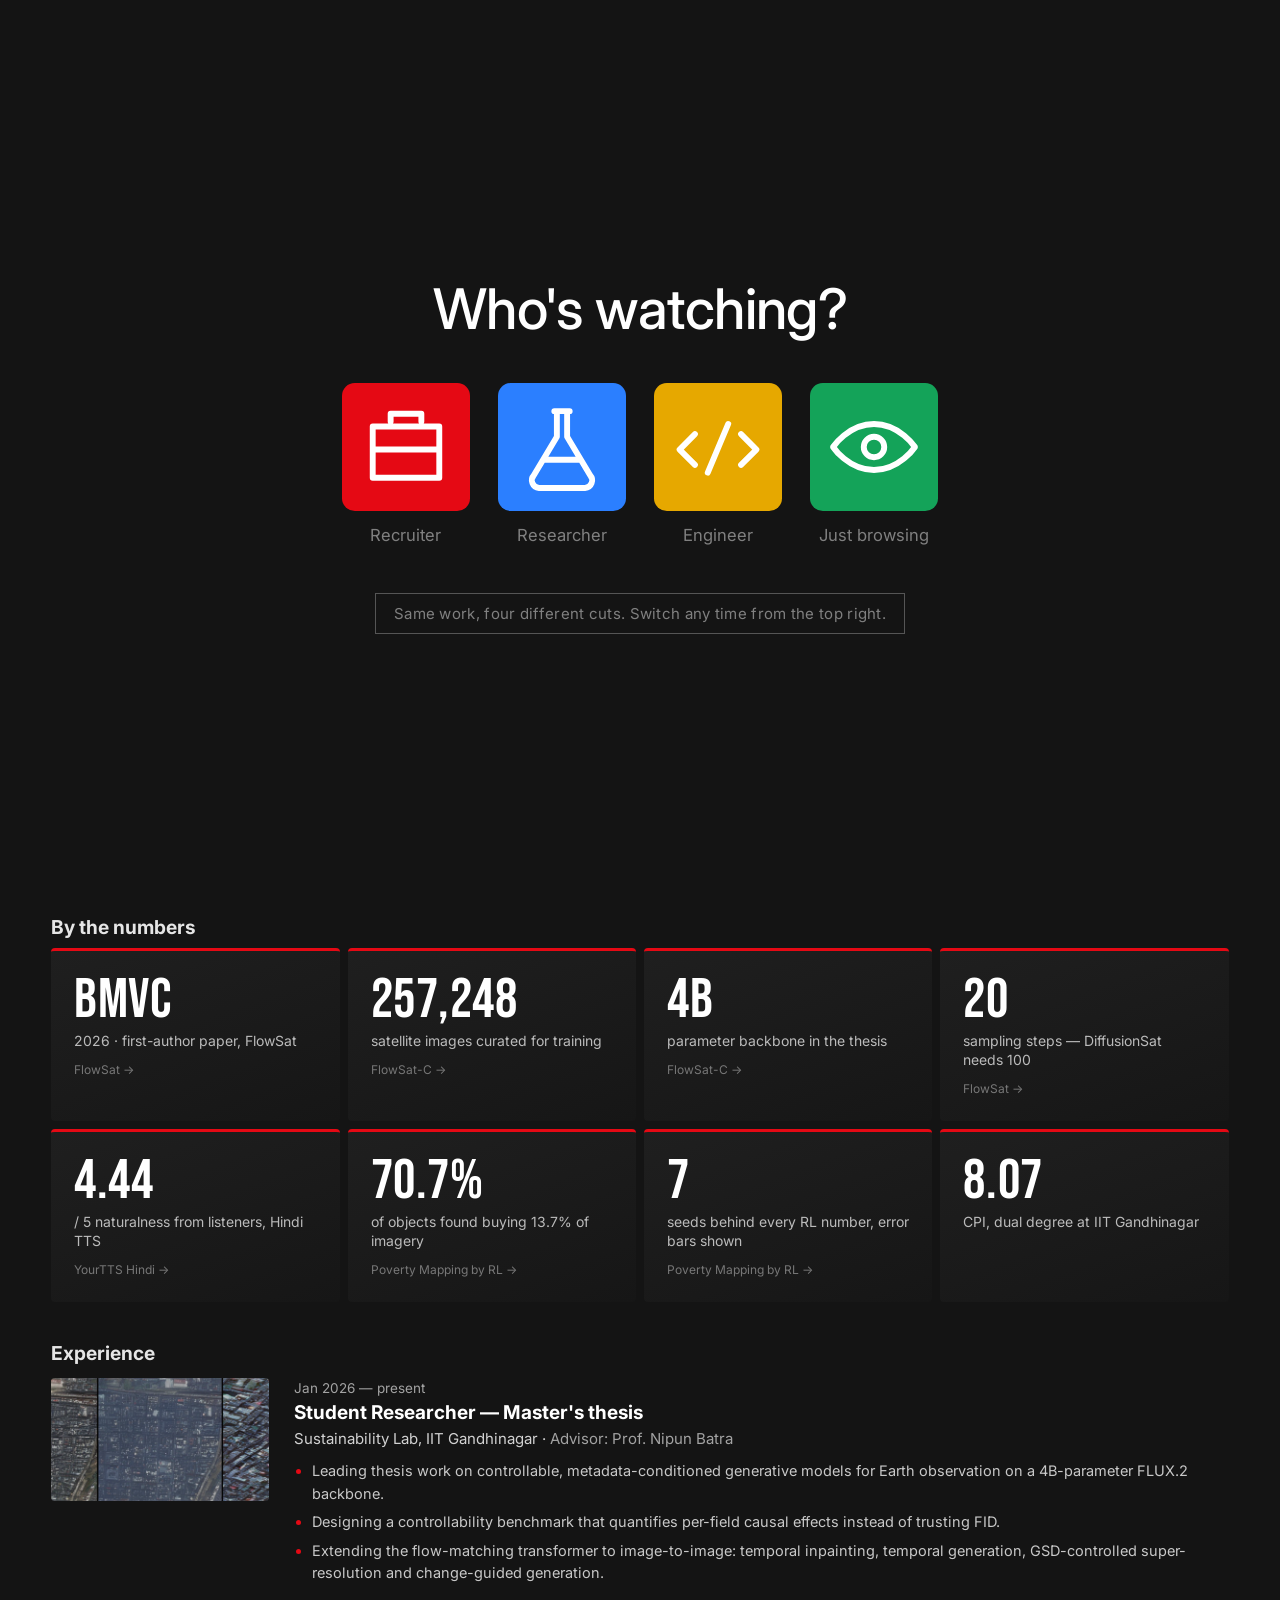
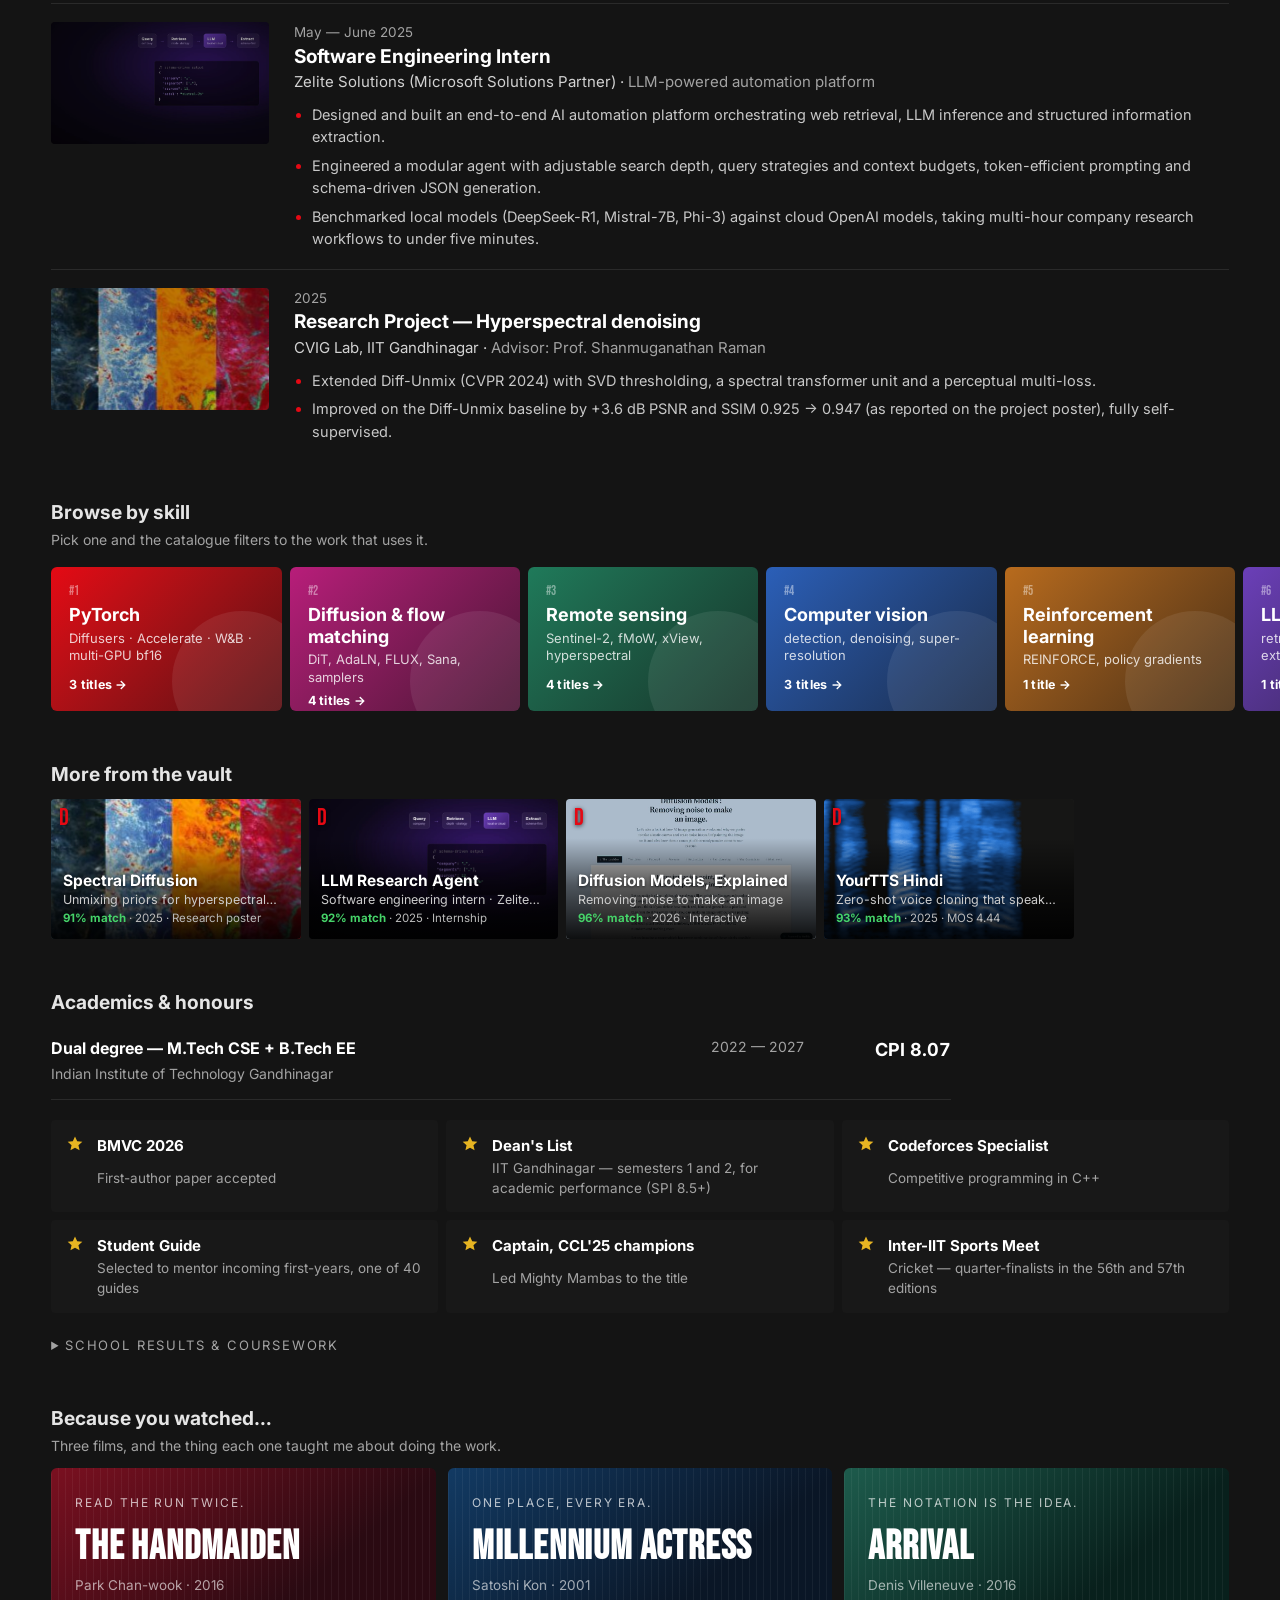
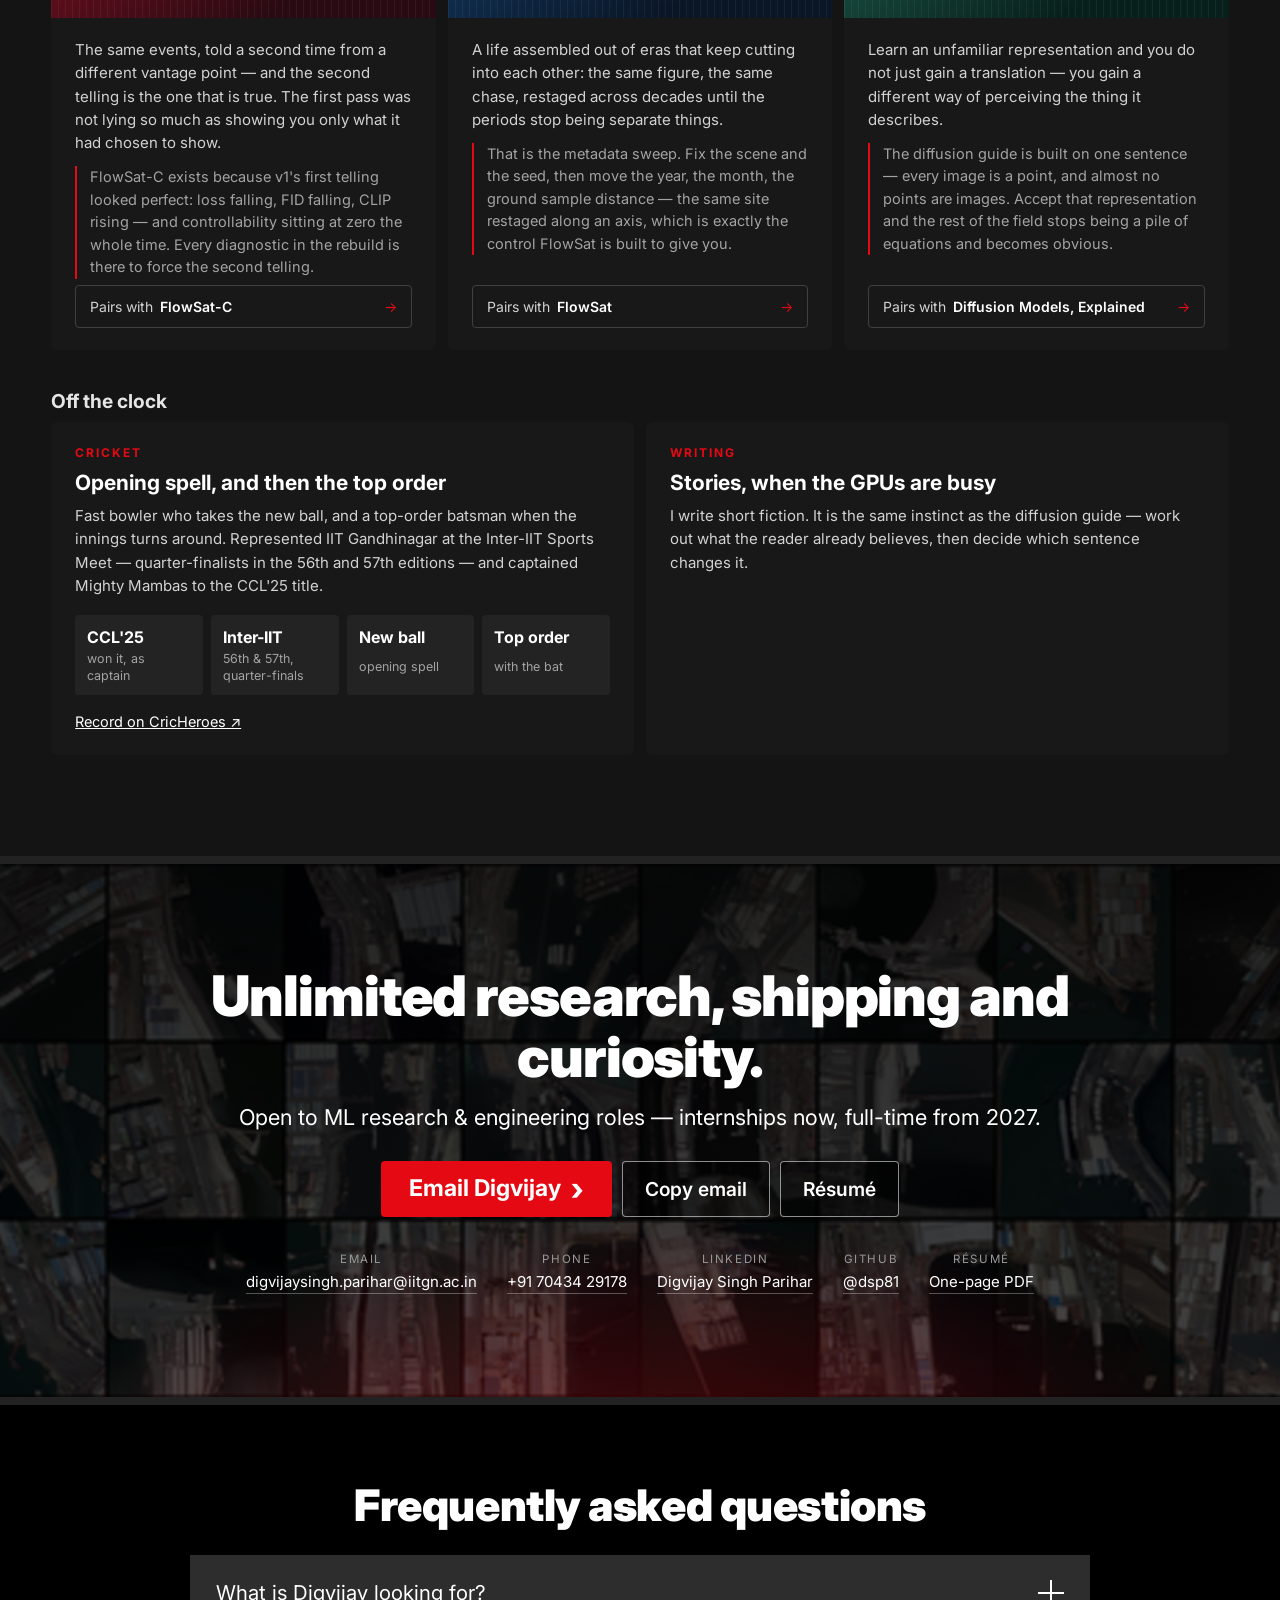
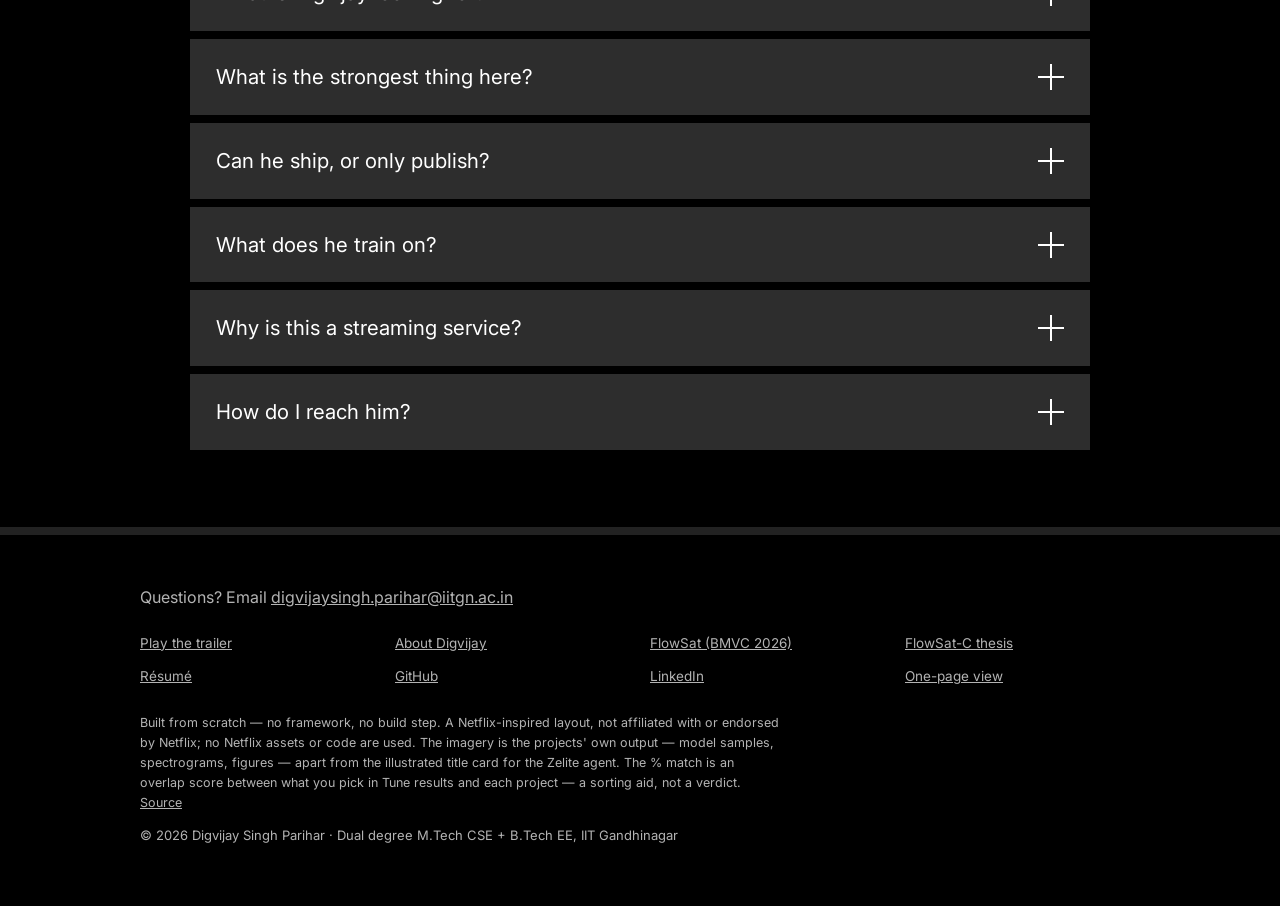
<file: index.html>
<!doctype html>
<html lang="en">
<head>
<meta charset="utf-8">
<meta name="viewport" content="width=device-width, initial-scale=1, viewport-fit=cover">
<title>Digvijay Singh Parihar — generative models for Earth observation</title>
<meta name="description" content="Digvijay Singh Parihar — ML researcher at IIT Gandhinagar. First author of FlowSat (BMVC 2026), a master's thesis on controllable 4B-parameter generative models for satellite imagery, RL-based satellite tile acquisition, Hindi zero-shot TTS, hyperspectral denoising, and an interactive guide to diffusion models.">
<meta name="author" content="Digvijay Singh Parihar">
<meta name="theme-color" content="#000000">
<link rel="canonical" href="https://dsp81.github.io/">
<meta property="og:title" content="Digvijay Singh Parihar — now streaming">
<meta property="og:description" content="Generative models for Earth observation. FlowSat (BMVC 2026, first author), FlowSat-C, RL tile acquisition, Hindi TTS, hyperspectral denoising — laid out like a streaming service.">
<meta property="og:type" content="profile">
<meta property="og:url" content="https://dsp81.github.io/">
<meta property="og:image" content="https://dsp81.github.io/assets/og.jpg">
<meta property="og:image:width" content="1200">
<meta property="og:image:height" content="630">
<meta name="twitter:card" content="summary_large_image">
<meta name="twitter:image" content="https://dsp81.github.io/assets/og.jpg">
<link rel="icon" href="data:image/svg+xml,<svg xmlns='http://www.w3.org/2000/svg' viewBox='0 0 64 64'><rect width='64' height='64' rx='12' fill='%23000'/><text x='32' y='49' font-size='50' font-family='Impact,sans-serif' fill='%23e50914' text-anchor='middle'>D</text></svg>">
<link rel="preconnect" href="https://fonts.googleapis.com">
<link rel="preconnect" href="https://fonts.gstatic.com" crossorigin>
<link href="https://fonts.googleapis.com/css2?family=Bebas+Neue&family=Inter:wght@400;500;600;700;800&display=swap" rel="stylesheet">
<link rel="preload" as="image" href="assets/art/hero_ports.jpg">
<link rel="stylesheet" href="styles.css?v=20260926-135310">
<script type="application/ld+json">
{"@context":"https://schema.org","@type":"Person","name":"Digvijay Singh Parihar",
 "url":"https://dsp81.github.io/","email":"mailto:digvijaysingh.parihar@iitgn.ac.in",
 "jobTitle":"Student Researcher — generative models for Earth observation",
 "affiliation":{"@type":"CollegeOrUniversity","name":"Indian Institute of Technology Gandhinagar"},
 "alumniOf":{"@type":"CollegeOrUniversity","name":"Indian Institute of Technology Gandhinagar"},
 "knowsAbout":["Diffusion models","Flow matching","Remote sensing","Computer vision","Reinforcement learning","Speech synthesis","LLM agents","PyTorch"],
 "sameAs":["https://github.com/dsp81","https://www.linkedin.com/in/digvijay-singh-parihar-b73536259/"]}
</script>
</head>
<body class="intro-playing">
<a class="skip-link" href="#rows">Skip to content</a>

<!-- Opening title. In the HTML rather than injected, so it paints on the first frame. -->
<div id="intro" class="intro">
  <div class="intro-stage" id="introStage" aria-hidden="true">
    <span class="intro-mark">DSP</span><span class="intro-mark intro-bars">DSP</span>
  </div>
  <div class="intro-rays" aria-hidden="true"></div>
  <button class="intro-skip" id="introSkip" type="button">Skip intro</button>
</div>

<!-- Profile gate -->
<div id="gate" class="gate" hidden>
  <div class="gate-inner">
    <p class="gate-title">Who's watching?</p>
    <ul class="profiles" id="profiles"></ul>
    <p class="gate-note">Same work, four different cuts. Switch any time from the top right.</p>
  </div>
</div>

<header class="nav" id="nav">
  <div class="nav-left">
    <a class="wordmark" href="#top" aria-label="Home">DSP</a>
    <nav class="nav-links" aria-label="Sections">
      <a href="#top" data-nav="home">Home</a>
      <a href="#row-top">Projects</a>
      <a href="#row-experience">Experience</a>
      <a href="#row-skills">Skills</a>
      <a href="#row-mylist" id="navMyList" hidden>My List</a>
      <a href="#contact">Contact</a>
    </nav>
  </div>
  <div class="nav-right">
    <div class="search" id="search">
      <button class="search-btn" id="searchBtn" type="button" aria-label="Search">
        <svg viewBox="0 0 24 24" width="20" height="20" aria-hidden="true"><circle cx="10.5" cy="10.5" r="6.5" fill="none" stroke="currentColor" stroke-width="2.2"/><path d="M15.5 15.5L21 21" stroke="currentColor" stroke-width="2.2" stroke-linecap="round"/></svg>
      </button>
      <input id="searchInput" type="search" placeholder="Titles, skills, tools…" aria-label="Search titles and skills" autocomplete="off">
    </div>
    <a class="icon-link" id="navGithub" href="#" target="_blank" rel="noopener" aria-label="GitHub" title="GitHub">
      <svg viewBox="0 0 24 24" width="19" height="19" aria-hidden="true"><path fill="currentColor" d="M12 .5A11.5 11.5 0 0 0 .5 12a11.5 11.5 0 0 0 7.86 10.92c.58.1.79-.25.79-.55v-2c-3.2.7-3.88-1.37-3.88-1.37-.53-1.34-1.3-1.7-1.3-1.7-1.05-.72.08-.71.08-.71 1.16.08 1.77 1.2 1.77 1.2 1.03 1.78 2.7 1.27 3.36.97.1-.75.4-1.27.73-1.56-2.55-.29-5.23-1.28-5.23-5.7 0-1.26.45-2.29 1.19-3.1-.12-.29-.52-1.46.11-3.05 0 0 .97-.31 3.18 1.18a11 11 0 0 1 5.8 0c2.2-1.5 3.17-1.18 3.17-1.18.63 1.59.23 2.76.12 3.05.74.81 1.18 1.84 1.18 3.1 0 4.43-2.69 5.4-5.25 5.69.41.36.78 1.06.78 2.14v3.17c0 .3.2.66.8.55A11.5 11.5 0 0 0 23.5 12 11.5 11.5 0 0 0 12 .5z"/></svg>
    </a>
    <a class="icon-link" id="navLinkedin" href="#" target="_blank" rel="noopener" aria-label="LinkedIn" title="LinkedIn">
      <svg viewBox="0 0 24 24" width="19" height="19" aria-hidden="true"><path fill="currentColor" d="M20.45 20.45h-3.56v-5.57c0-1.33-.02-3.04-1.85-3.04-1.86 0-2.14 1.45-2.14 2.94v5.67H9.35V9h3.41v1.56h.05a3.74 3.74 0 0 1 3.37-1.85c3.6 0 4.27 2.37 4.27 5.46v6.28zM5.34 7.43a2.07 2.07 0 1 1 0-4.14 2.07 2.07 0 0 1 0 4.14zM7.12 20.45H3.55V9h3.57v11.45zM22.22 0H1.77C.79 0 0 .77 0 1.72v20.56C0 23.23.79 24 1.77 24h20.45c.98 0 1.78-.77 1.78-1.72V1.72C24 .77 23.2 0 22.22 0z"/></svg>
    </a>
    <a class="btn-red" id="resumeTop" href="#" target="_blank" rel="noopener">Résumé</a>
    <div class="profile-menu" id="profileMenu">
      <button class="chip-profile" id="switchProfile" type="button" aria-haspopup="true" aria-expanded="false">
        <span class="avatar" id="navAvatar" aria-hidden="true"></span>
        <span class="chip-caret" aria-hidden="true">▾</span>
        <span class="sr-only" id="navProfileName">Profile</span>
      </button>
      <div class="menu" id="menu" hidden>
        <ul class="menu-profiles" id="menuProfiles"></ul>
        <hr>
        <button type="button" data-act="trailer">▶ Play the trailer</button>
        <button type="button" data-act="tune">⚙ Tune results</button>
        <button type="button" data-act="series">ⓘ About Digvijay</button>
        <button type="button" data-act="email">✉ Copy email</button>
        <hr>
        <button type="button" data-act="gate" class="menu-dim">Switch profiles</button>
      </div>
    </div>
  </div>
</header>

<main id="top">
  <!-- For crawlers, LLM fetchers and anyone with scripts off. Regenerated by bump.py from
     data.js — edit data.js, not this block. -->
<noscript><div class="noscript">
<!-- PRERENDER:START -->
<h1>Digvijay Singh Parihar</h1>
<p><b>Dual degree M.Tech CSE + B.Tech EE, IIT Gandhinagar</b> · Gandhinagar, India</p>
<p>I build generative and decision-making models for satellite imagery — and I care about what the numbers actually say afterwards. First author at BMVC 2026, currently writing a master&#x27;s thesis on controllable foundation models for Earth observation.</p><p>Open to ML research &amp; engineering roles — internships now, full-time from 2027.</p>
<p><a href="mailto:digvijaysingh.parihar@iitgn.ac.in">digvijaysingh.parihar@iitgn.ac.in</a> · <a href="https://www.linkedin.com/in/digvijay-singh-parihar-b73536259/">LinkedIn</a> · <a href="https://github.com/dsp81">GitHub</a> · <a href="https://drive.google.com/file/d/1XvmNF9L68KHgZl6YI5KaVUmrREIg5Exw/view?usp=drive_link">Résumé (PDF)</a></p>
<h2>Projects</h2>
<h3>FlowSat (2026, BMVC 2026)</h3><p><i>Flow-matching diffusion transformers for satellite imagery.</i> A flow-matching diffusion transformer built on Sana-0.6B that conditions on seven metadata fields — longitude, latitude, month, day, year, ground sample distance, cloud cover — by encoding each one on its own geometry (a sphere for coordinates, a circle for dates) and grafting it into the pretrained AdaLN modulation through zero-initialised layers, so at step zero the network is byte-identical to the base model and nothing is unlearned on the way in. Flow matching replaces denoising, which is what buys the 20-step sampling. The project page reports both the submitted FID (31.10) and the released checkpoint&#x27;s (28.74), with the exact protocol to reproduce either; the weights are public on Hugging Face. Measured afterwards, the metadata control is uneven: GSD is strong, cloud and season are weak, and geography is close to null. The dial below shows it, and FlowSat-C is the fix.</p><p>Key numbers: FID 28.74 — released checkpoint · 31.10 as submitted; CLIP 0.3019 — prompt fidelity · 10k FMoW test samples; 20 steps — vs 100 for DiffusionSat (FID 35.27); 11× fewer — metadata-encoder parameters than SatCLIP</p><p>Credits: Digvijay Singh Parihar (first author), Rishabh Mondal, Nipun Batra · Sustainability Lab, IIT Gandhinagar</p><p><a href="https://dsp81.github.io/flowsat-satellite-image/">Open the project page</a> · <a href="https://github.com/dsp81/flowsat-satellite-image">Code</a> · <a href="https://huggingface.co/Djisgod/flowsat-fmow-512">Weights</a></p>
<h3>FlowSat-C (2026 —, Master&#x27;s thesis)</h3><p><i>Making a 4B generative model actually listen to metadata.</i> Metadata conditioning rebuilt on FLUX.2-klein-base-4B. FlowSat — the BMVC model — accepted latitude, longitude, GSD, cloud and date but was barely controllable by most of them; measured ordering was GSD &gt; cloud &gt; season &gt; geography (≈ null). Two causes, both structural: rich captions already described season and biome, so the model used text (redundancy); and metadata entered as one global vector in the shared AdaLN modulation, which cannot express a spatially varying effect (bandwidth). The rebuild keeps the zero-initialised graft for global effects, gives metadata its own tokens in joint attention for spatial ones, and strips captions of anything the metadata already says. A third, spectral pathway was built, then measured against the data with pre-registered criteria — and removed. Training data: 257,248 curated FMoW images from 57,294 locations in 198 countries. It is training now; controllability results will be posted when they are validated.</p><p>Key numbers: FLUX.2-klein — 4B flow-matching backbone; 257,248 — curated images · 198 countries; 2 pathways — graft + tokens · a third was measured and cut; GSD &gt; cloud &gt; season &gt; geo ≈ 0 — measured control ordering in FlowSat; Results pending — training now · per-field probes built</p><p>Credits: Digvijay Singh Parihar · advised by Prof. Nipun Batra</p><p><a href="https://sustainability-lab.github.io/">Sustainability Lab</a></p>
<h3>Poverty Mapping by RL (2025, Reproduction)</h3><p><i>The imagery wasn&#x27;t worth buying — and seven seeds say so.</i> A from-scratch reimplementation of Ayush et al. (AAAI 2021): a REINFORCE policy sees only free Sentinel-2 imagery, picks which of 256 high-resolution subtiles to buy, a YOLOv3 fine-tuned from COCO onto xView counts what is in them, and a gradient-boosted regressor predicts cluster consumption. Seven seeds, held-out splits, every number published.</p><p>Key numbers: 70.7% — of all detected objects recovered; 13.7% — of the imagery actually bought; 0.449 — detector mAP@50 on xView; r² 0.326 vs 0.314 — free imagery alone vs with purchases (±0.078 across 7 seeds)</p><p>Credits: Digvijay Singh Parihar</p><p><a href="https://dsp81.github.io/RL---Adaptive-Tile-Selection/">Open the report</a> · <a href="https://github.com/dsp81/RL---Adaptive-Tile-Selection">Code</a></p>
<h3>YourTTS Hindi (2025, MOS 4.44)</h3><p><i>Zero-shot voice cloning that speaks Devanagari.</i> YourTTS (VITS) rebuilt for Hindi: the 165-symbol vocabulary was replaced with a 190-symbol Devanagari set, phoneme processing swapped for graphemes, the language embedding disabled for single-language conditioning, and the whole thing fine-tuned on IndicTTS-Hindi. The 512-d speaker encoder stays frozen, which is what keeps zero-shot cloning alive after the switch.</p><p>Key numbers: 4.44 / 5 — naturalness MOS · 48 ratings, 8 listeners; 4.75 / 5 — speaker similarity (SIM-MOS); 165 → 190 — symbols, rebuilt for Devanagari; 11.8k — IndicTTS-Hindi training samples</p><p>Credits: NLP course group project, IIT Gandhinagar</p><p><a href="https://dsp81.github.io/YourTTS-Hindi/">Hear the samples</a> · <a href="https://github.com/dsp81/YourTTS-Hindi">Code</a></p>
<h3>Diffusion Models, Explained (2026, Interactive)</h3><p><i>Removing noise to make an image.</i> A long-form interactive guide to diffusion models, from why noise is the right thing to destroy, through the forward and reverse processes, the loss derivation, a single timestep in full, why the noise is Gaussian, and where flow matching goes next. Draggable noise schedules, playable sampling trajectories, and a conversational voice that assumes curiosity rather than a measure-theory course.</p><p>Key numbers: 8 chapters — problem → derivation → flow matching; Interactive — draggable schedules, playable sampling; From scratch — written, illustrated and built solo</p><p>Credits: Written, illustrated and built by Digvijay Singh Parihar</p><p><a href="https://diffusionguidedj.netlify.app/">Read the guide</a></p>
<h3>Spectral Diffusion (2025, Research poster)</h3><p><i>Unmixing priors for hyperspectral image denoising.</i> Built on Diff-Unmix (CVPR 2024): the noisy hyperspectral cube is decomposed into spectral endmembers (pure material spectra) and abundance maps, and a DDPM-based reverse process denoises the abundances while the spectra stay intact. The additions: SVD thresholding on the abundance maps to strip small singular values before diffusion, a spectral transformer block for band-wise self-attention, and a multi-loss objective mixing MSE with a VGG16 perceptual term. Self-supervised — it never needs a clean ground truth.</p><p>Key numbers: +3.6 dB — PSNR over the Diff-Unmix baseline, as reported on the poster; 0.925 → 0.947 — SSIM, baseline → ours; 0 clean refs — self-supervised end to end</p><p>Credits: Digvijay Singh Parihar · Akbar Ali · advised by Prof. Shanmuganathan Raman</p><p><a href="https://github.com/dsp81/Denoising-Hyperspectral-Imagery">Code</a></p>
<h3>LLM Research Agent (2025, Internship)</h3><p><i>Software engineering intern · Zelite Solutions.</i> An end-to-end automation platform at a Microsoft Solutions Partner that orchestrates web retrieval, LLM inference and structured extraction. The agent is modular: search depth, query strategy and context budget are all adjustable, output is schema-driven JSON, and local models (DeepSeek-R1, Mistral-7B, Phi-3) were benchmarked head to head against cloud OpenAI models.</p><p>Key numbers: Hours → minutes — under five, end to end; 4+ models — local and cloud, benchmarked; Schema-driven — JSON out, not prose</p><p>Credits: Digvijay Singh Parihar · Zelite Solutions (Microsoft Solutions Partner)</p>
<h2>Experience</h2>
<h3>Student Researcher — Master&#x27;s thesis — Sustainability Lab, IIT Gandhinagar (Jan 2026 — present)</h3><ul><li>Leading thesis work on controllable, metadata-conditioned generative models for Earth observation on a 4B-parameter FLUX.2 backbone.</li><li>Designing a controllability benchmark that quantifies per-field causal effects instead of trusting FID.</li><li>Extending the flow-matching transformer to image-to-image: temporal inpainting, temporal generation, GSD-controlled super-resolution and change-guided generation.</li></ul>
<h3>Software Engineering Intern — Zelite Solutions (Microsoft Solutions Partner) (May — June 2025)</h3><ul><li>Designed and built an end-to-end AI automation platform orchestrating web retrieval, LLM inference and structured information extraction.</li><li>Engineered a modular agent with adjustable search depth, query strategies and context budgets, token-efficient prompting and schema-driven JSON generation.</li><li>Benchmarked local models (DeepSeek-R1, Mistral-7B, Phi-3) against cloud OpenAI models, taking multi-hour company research workflows to under five minutes.</li></ul>
<h3>Research Project — Hyperspectral denoising — CVIG Lab, IIT Gandhinagar (2025)</h3><ul><li>Extended Diff-Unmix (CVPR 2024) with SVD thresholding, a spectral transformer unit and a perceptual multi-loss.</li><li>Improved on the Diff-Unmix baseline by +3.6 dB PSNR and SSIM 0.925 → 0.947 (as reported on the project poster), fully self-supervised.</li></ul>
<h2>Education</h2><ul><li>Dual degree — M.Tech CSE + B.Tech EE, Indian Institute of Technology Gandhinagar (2022 — 2027) — CPI 8.07</li><li>Class XII (CBSE), Delhi Public School, Bopal (—) — 95.2%</li><li>Class X (CBSE), Delhi Public School, Bopal (—) — 97%</li></ul>
<h2>Honours</h2><ul><li><b>BMVC 2026</b> — First-author paper accepted</li><li><b>Dean&#x27;s List</b> — IIT Gandhinagar — semesters 1 and 2, for academic performance (SPI 8.5+)</li><li><b>Codeforces Specialist</b> — Competitive programming in C++</li><li><b>Student Guide</b> — Selected to mentor incoming first-years, one of 40 guides</li><li><b>Captain, CCL&#x27;25 champions</b> — Led Mighty Mambas to the title</li><li><b>Inter-IIT Sports Meet</b> — Cricket — quarter-finalists in the 56th and 57th editions</li></ul>
<h2>Skills</h2><ul><li><b>PyTorch</b> — Diffusers · Accelerate · W&amp;B · multi-GPU bf16</li><li><b>Diffusion &amp; flow matching</b> — DiT, AdaLN, FLUX, Sana, samplers</li><li><b>Remote sensing</b> — Sentinel-2, fMoW, xView, hyperspectral</li><li><b>Computer vision</b> — detection, denoising, super-resolution</li><li><b>Reinforcement learning</b> — REINFORCE, policy gradients</li><li><b>LLM agents</b> — retrieval, schema-driven extraction</li><li><b>Speech synthesis</b> — VITS, YourTTS, speaker encoders</li><li><b>Evaluation</b> — controllability probes, seeds, error bars</li><li><b>Python · C++ · MATLAB</b> — and Verilog, when provoked</li><li><b>Explaining things</b> — guides, reports, visualisations</li></ul>
<h2>FAQ</h2><h3>What is Digvijay looking for?</h3><p>ML research and engineering roles — generative models, computer vision, remote sensing, and LLM tooling. Internships now; the dual degree finishes in 2027, so full-time roles from then.</p><h3>What is the strongest thing here?</h3><p>FlowSat, the BMVC 2026 first-author paper — and FlowSat-C, the thesis that followed it, because it shows the rarer skill: noticing that a model with great metrics was ignoring half its inputs, and proving why.</p><h3>Can he ship, or only publish?</h3><p>Both. The Zelite internship built an LLM automation platform that took multi-hour company research to under five minutes, and four projects here are live pages you can open right now — FlowSat with public weights, the RL report, the Hindi audio samples, the diffusion guide — with code for more.</p><h3>What does he train on?</h3><p>Multi-GPU PyTorch with Accelerate and bf16, on A100-class hardware — from a 0.6B Sana DiT fine-tuned for 125K steps to a 4B FLUX.2 backbone, over a 257K-image curated dataset.</p><h3>Why is this a streaming service?</h3><p>Because a portfolio should be something you want to browse, not something you have to read. Also: he likes films more than résumé templates. The % match is a real overlap score between what you pick in Tune results and each project — a sorting aid, not a verdict. Everything else is taken from the work itself.</p><h3>How do I reach him?</h3><p>Email is fastest: digvijaysingh.parihar@iitgn.ac.in. LinkedIn, GitHub and the résumé are one click away in the contact card below.</p>
<!-- PRERENDER:END -->
</div></noscript>
  <!-- Billboard: the series is the person -->
  <section class="hero" id="hero" aria-label="Featured">
    <div class="hero-art" id="heroArt"></div>
    <div class="hero-scrim"></div>
    <div class="hero-body">
      <p class="hero-kicker"><span class="series-d">D</span><span>SERIES</span></p>
      <h1 class="hero-title" id="heroTitle"></h1>
      <p class="hero-top10" id="heroTop10"></p>
      <p class="hero-logline" id="heroLogline"></p>
      <div class="hero-actions">
        <button class="btn-play" id="heroPlay" type="button"><svg viewBox="0 0 24 24" width="24" height="24" aria-hidden="true"><path d="M6 4l15 8-15 8z" fill="currentColor"/></svg>Play trailer</button>
        <button class="btn-info" id="heroInfo" type="button"><svg viewBox="0 0 24 24" width="24" height="24" aria-hidden="true"><circle cx="12" cy="12" r="10" fill="none" stroke="currentColor" stroke-width="2"/><path d="M12 11v6M12 7.2v.1" stroke="currentColor" stroke-width="2.4" stroke-linecap="round"/></svg>More info</button>
      </div>
      <p class="hero-credits" id="heroCredits"></p>
      <p class="hero-quick" id="heroQuick"></p>
    </div>
    <div class="hero-side">
      <button class="round-btn" id="heroCycle" type="button" aria-label="Next backdrop" title="Next backdrop">
        <svg viewBox="0 0 24 24" width="18" height="18" aria-hidden="true"><path d="M20 12a8 8 0 1 1-2.3-5.6M20 4v5h-5" fill="none" stroke="currentColor" stroke-width="2" stroke-linecap="round" stroke-linejoin="round"/></svg>
      </button>
      <span class="maturity" id="heroRating">TV-ML</span>
    </div>
  </section>

  <!-- Search results replace the rails while a query is active -->
  <section class="search-results" id="searchResults" hidden aria-live="polite">
    <p class="sr-head" id="srHead"></p>
    <div class="sr-chips" id="srChips"></div>
    <div class="sr-grid" id="srGrid"></div>
  </section>

  <div id="rows" class="rows"></div>

  <!-- Netflix-landing style call to action -->
  <section class="cta" id="contact" aria-labelledby="ctaTitle">
    <div class="cta-inner">
      <h2 id="ctaTitle">Unlimited research, shipping and curiosity.</h2>
      <p class="cta-sub" id="ctaSub"></p>
      <div class="cta-btns">
        <a class="btn-cta" id="ctaMail" href="#">Email Digvijay <span aria-hidden="true">›</span></a>
        <button class="btn-cta-ghost" id="ctaCopy" type="button">Copy email</button>
        <a class="btn-cta-ghost" id="ctaCv" href="#" target="_blank" rel="noopener">Résumé</a>
      </div>
      <ul class="contact-row" id="contactRow"></ul>
    </div>
  </section>

  <section class="faq" aria-labelledby="faqTitle">
    <h2 id="faqTitle">Frequently asked questions</h2>
    <div class="faq-list" id="faqList"></div>
  </section>
</main>

<footer class="foot">
  <div class="foot-inner">
    <p class="foot-q">Questions? Email <a id="footEmail" href="#"></a></p>
    <ul class="foot-links" id="footLinks"></ul>
    <p class="foot-note">
      Built from scratch — no framework, no build step. A Netflix-inspired layout, not affiliated
      with or endorsed by Netflix; no Netflix assets or code are used. The imagery is the projects'
      own output — model samples, spectrograms, figures — apart from the illustrated title card for the Zelite agent. The % match is an overlap score between what you pick in Tune results and each project — a sorting aid, not a verdict. <a href="https://github.com/dsp81/dsp81.github.io" target="_blank" rel="noopener">Source</a>
    </p>
    <p class="foot-name" id="footName"></p>
  </div>
</footer>

<!-- Mobile tab bar -->
<nav class="tabbar" aria-label="Quick actions">
  <a href="#top" data-tab="home"><svg viewBox="0 0 24 24" aria-hidden="true"><path d="M3 11l9-7 9 7v9a1 1 0 0 1-1 1h-5v-6H9v6H4a1 1 0 0 1-1-1z" fill="currentColor"/></svg>Home</a>
  <button type="button" data-tab="search"><svg viewBox="0 0 24 24" aria-hidden="true"><circle cx="10.5" cy="10.5" r="6.5" fill="none" stroke="currentColor" stroke-width="2.2"/><path d="M15.5 15.5L21 21" stroke="currentColor" stroke-width="2.2" stroke-linecap="round"/></svg>Search</button>
  <button type="button" data-tab="trailer" class="tab-play"><svg viewBox="0 0 24 24" aria-hidden="true"><path d="M7 4l14 8-14 8z" fill="currentColor"/></svg>Trailer</button>
  <a href="#" id="tabResume" target="_blank" rel="noopener"><svg viewBox="0 0 24 24" aria-hidden="true"><path d="M6 2h9l5 5v15H6z M14 2v6h6" fill="none" stroke="currentColor" stroke-width="2" stroke-linejoin="round"/></svg>Résumé</a>
  <a href="#contact" data-tab="contact"><svg viewBox="0 0 24 24" aria-hidden="true"><path d="M3 5h18v14H3z M3 6l9 7 9-7" fill="none" stroke="currentColor" stroke-width="2" stroke-linejoin="round"/></svg>Contact</a>
</nav>

<!-- Hover preview (desktop): one floating card, positioned over whichever card is hovered -->
<div class="preview" id="preview" hidden></div>

<!-- Tune results -->
<div class="quiz" id="quiz" hidden>
  <div class="quiz-card" role="dialog" aria-modal="true" aria-labelledby="quizTitle">
    <p class="quiz-kicker">Tailor this page</p>
    <h2 id="quizTitle">What are you hiring for?</h2>
    <p class="quiz-sub">Pick as many as you like. Every match score is recomputed and every rail
       re-ordered around your answers — nothing is hidden.</p>
    <ul class="traits" id="traitList"></ul>
    <div class="quiz-actions">
      <button class="btn-play" id="quizSubmit" type="button">Show me</button>
      <button class="btn-info" id="quizSkip" type="button">Reset</button>
      <span class="quiz-count" id="traitCount"></span>
    </div>
  </div>
</div>

<!-- Detail modal (titles and the series share it) -->
<div class="modal" id="modal" hidden>
  <div class="modal-card" id="modalCard" role="dialog" aria-modal="true" aria-labelledby="mTitle">
    <button class="modal-close" id="modalClose" aria-label="Close">
      <svg viewBox="0 0 24 24" width="20" height="20" aria-hidden="true"><path d="M5 5l14 14M19 5L5 19" stroke="currentColor" stroke-width="2.4" stroke-linecap="round"/></svg>
    </button>
    <div id="modalContent"></div>
  </div>
</div>

<!-- Trailer player -->
<div class="player" id="player" hidden role="dialog" aria-modal="true" aria-label="Trailer">
  <div class="player-stage" id="playerStage"></div>
  <div class="player-top">
    <button class="player-back" id="playerBack" type="button" aria-label="Back to browse">
      <svg viewBox="0 0 24 24" width="30" height="30" aria-hidden="true"><path d="M15 5l-7 7 7 7M8 12h13" fill="none" stroke="currentColor" stroke-width="2.2" stroke-linecap="round" stroke-linejoin="round"/></svg>
    </button>
  </div>
  <div class="player-controls">
    <div class="scrub" id="scrub"><div class="scrub-fill" id="scrubFill"></div><div class="scrub-ticks" id="scrubTicks"></div></div>
    <div class="player-row">
      <button type="button" id="pPlay" aria-label="Pause"></button>
      <button type="button" id="pBack" aria-label="Previous shot">
        <svg viewBox="0 0 24 24" width="28" height="28" aria-hidden="true"><path d="M11 5L4 12l7 7M20 5l-7 7 7 7" fill="none" stroke="currentColor" stroke-width="2.2" stroke-linejoin="round" stroke-linecap="round"/></svg>
      </button>
      <button type="button" id="pFwd" aria-label="Next shot">
        <svg viewBox="0 0 24 24" width="28" height="28" aria-hidden="true"><path d="M13 5l7 7-7 7M4 5l7 7-7 7" fill="none" stroke="currentColor" stroke-width="2.2" stroke-linejoin="round" stroke-linecap="round"/></svg>
      </button>
      <span class="player-time" id="pTime">0:00 / 0:00</span>
      <span class="player-title" id="pTitle"><b>Digvijay Singh Parihar</b> Official Trailer</span>
      <button type="button" class="player-next" id="pNext">Watch this <span aria-hidden="true">▸</span></button>
    </div>
  </div>
</div>

<div class="toast" id="toast" role="status" aria-live="polite" hidden></div>


<script src="data.js?v=20260926-135310"></script>
<script src="app.js?v=20260926-135310"></script>
</body>
</html>
</file>
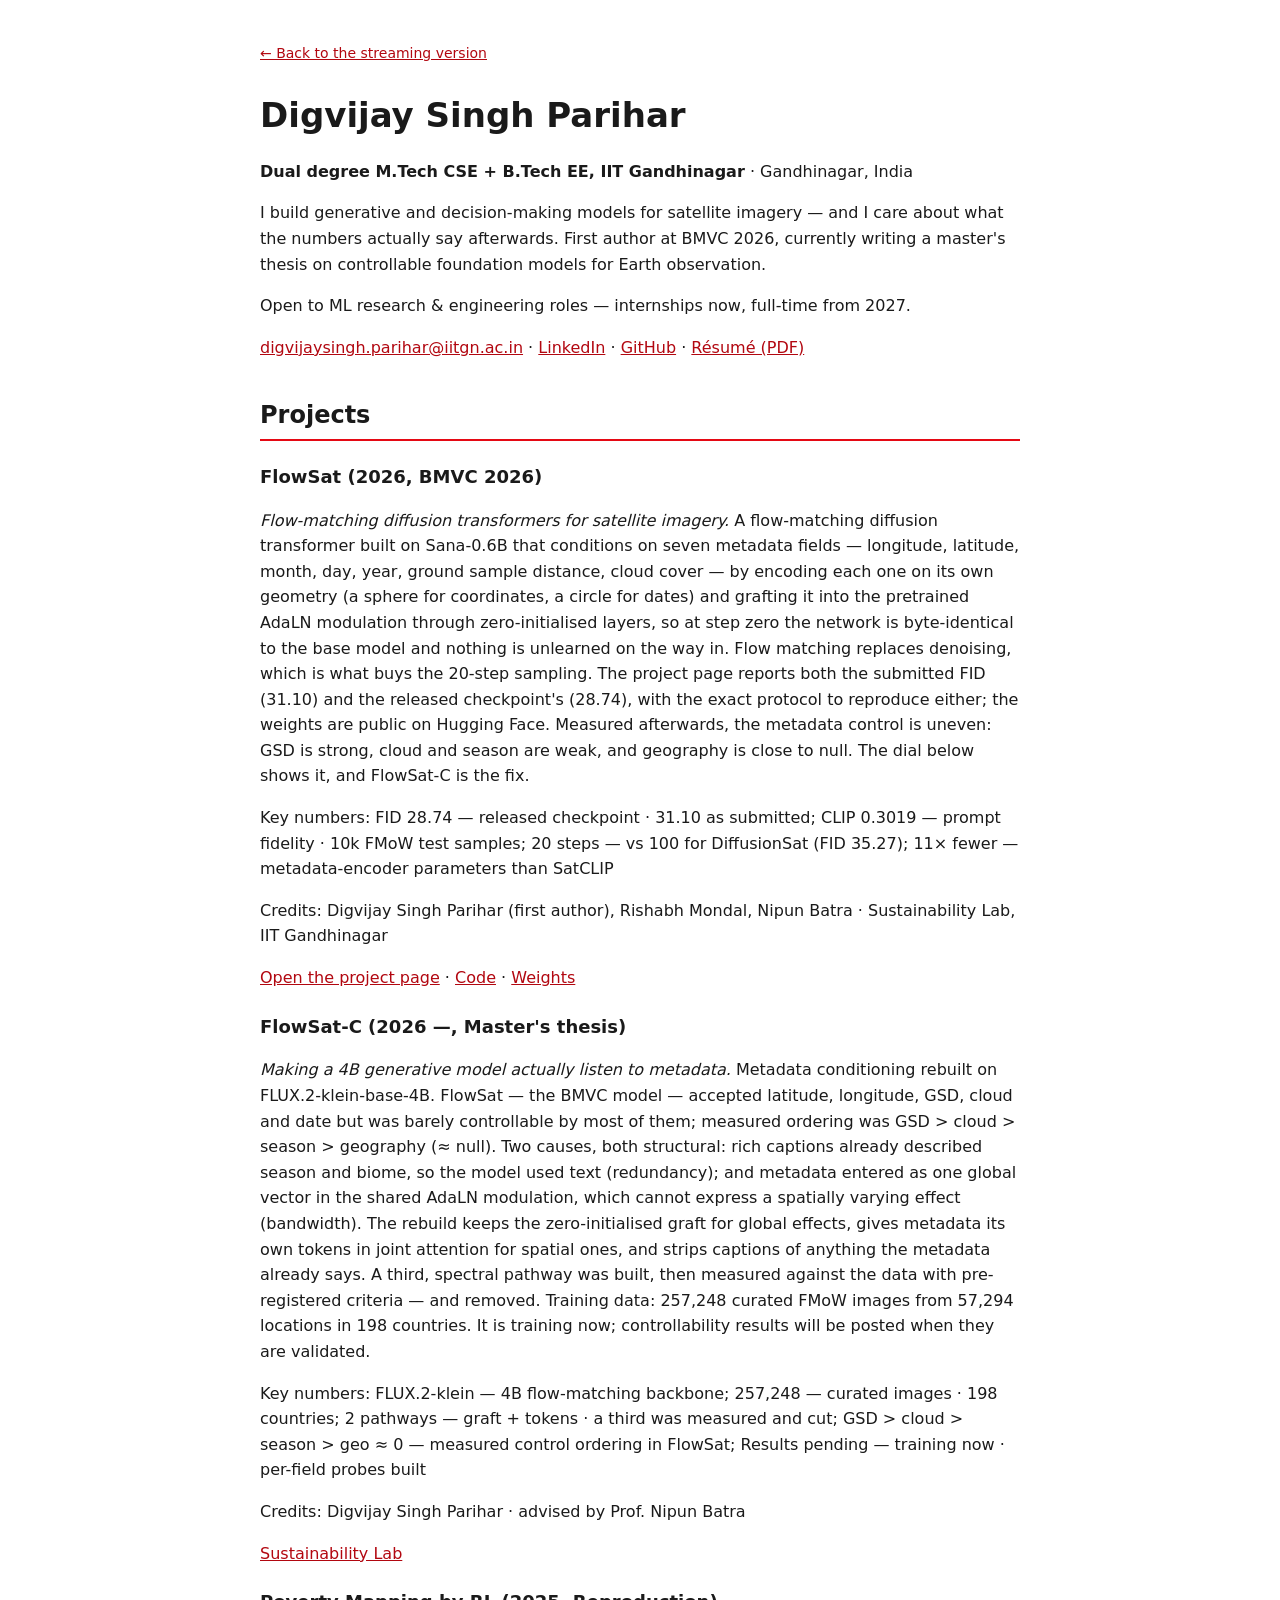
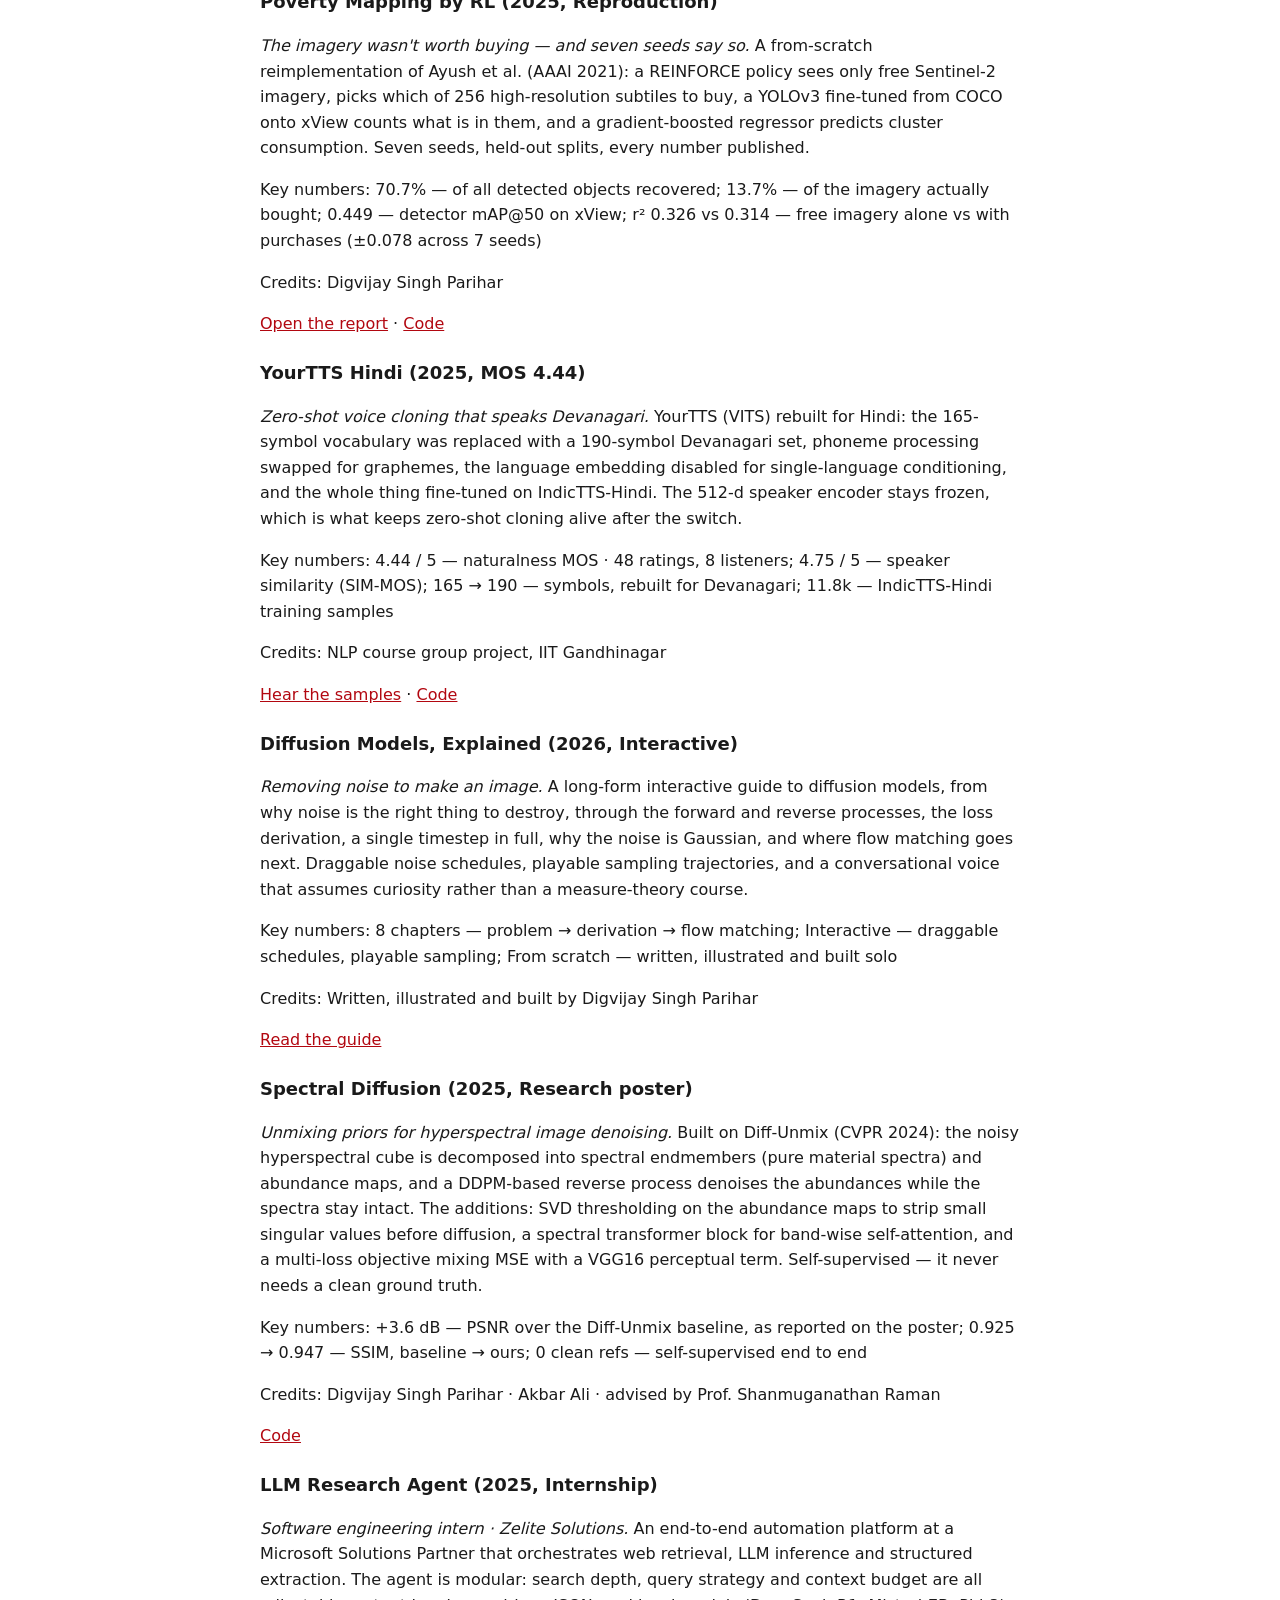
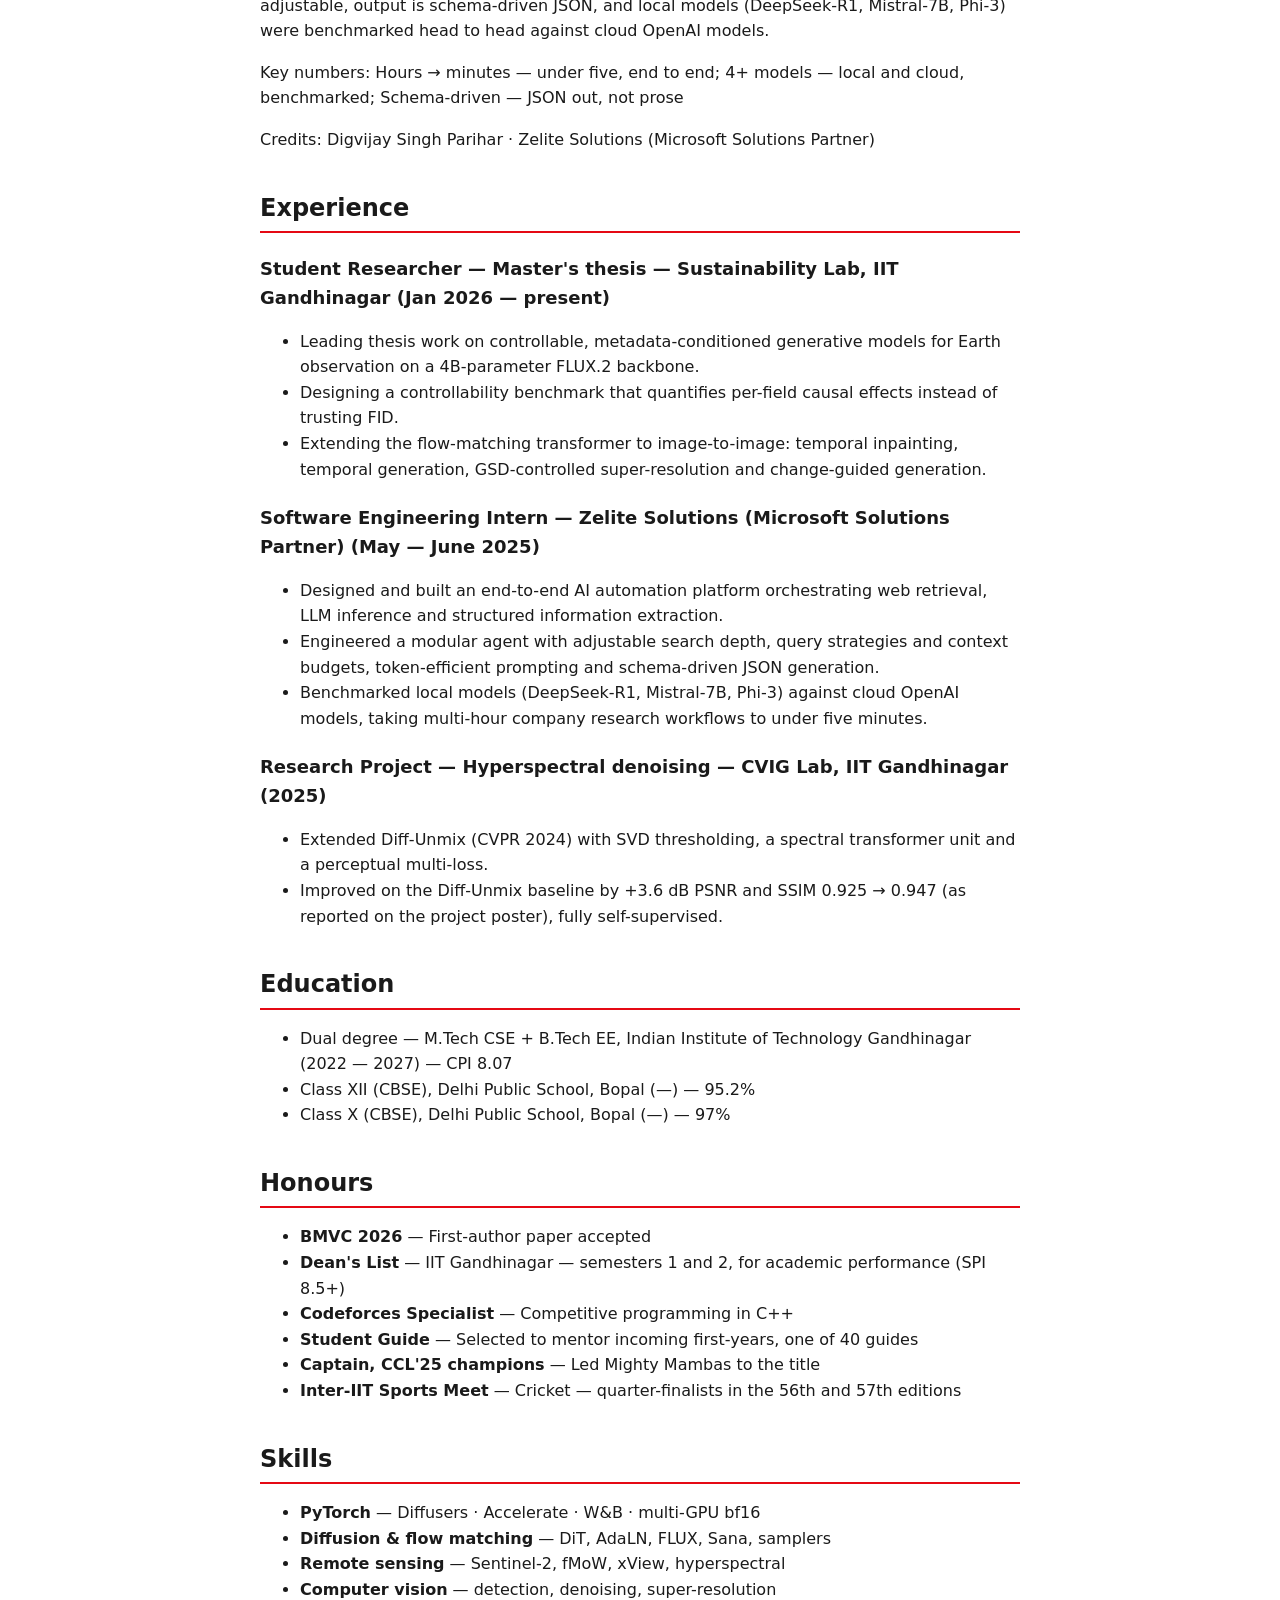
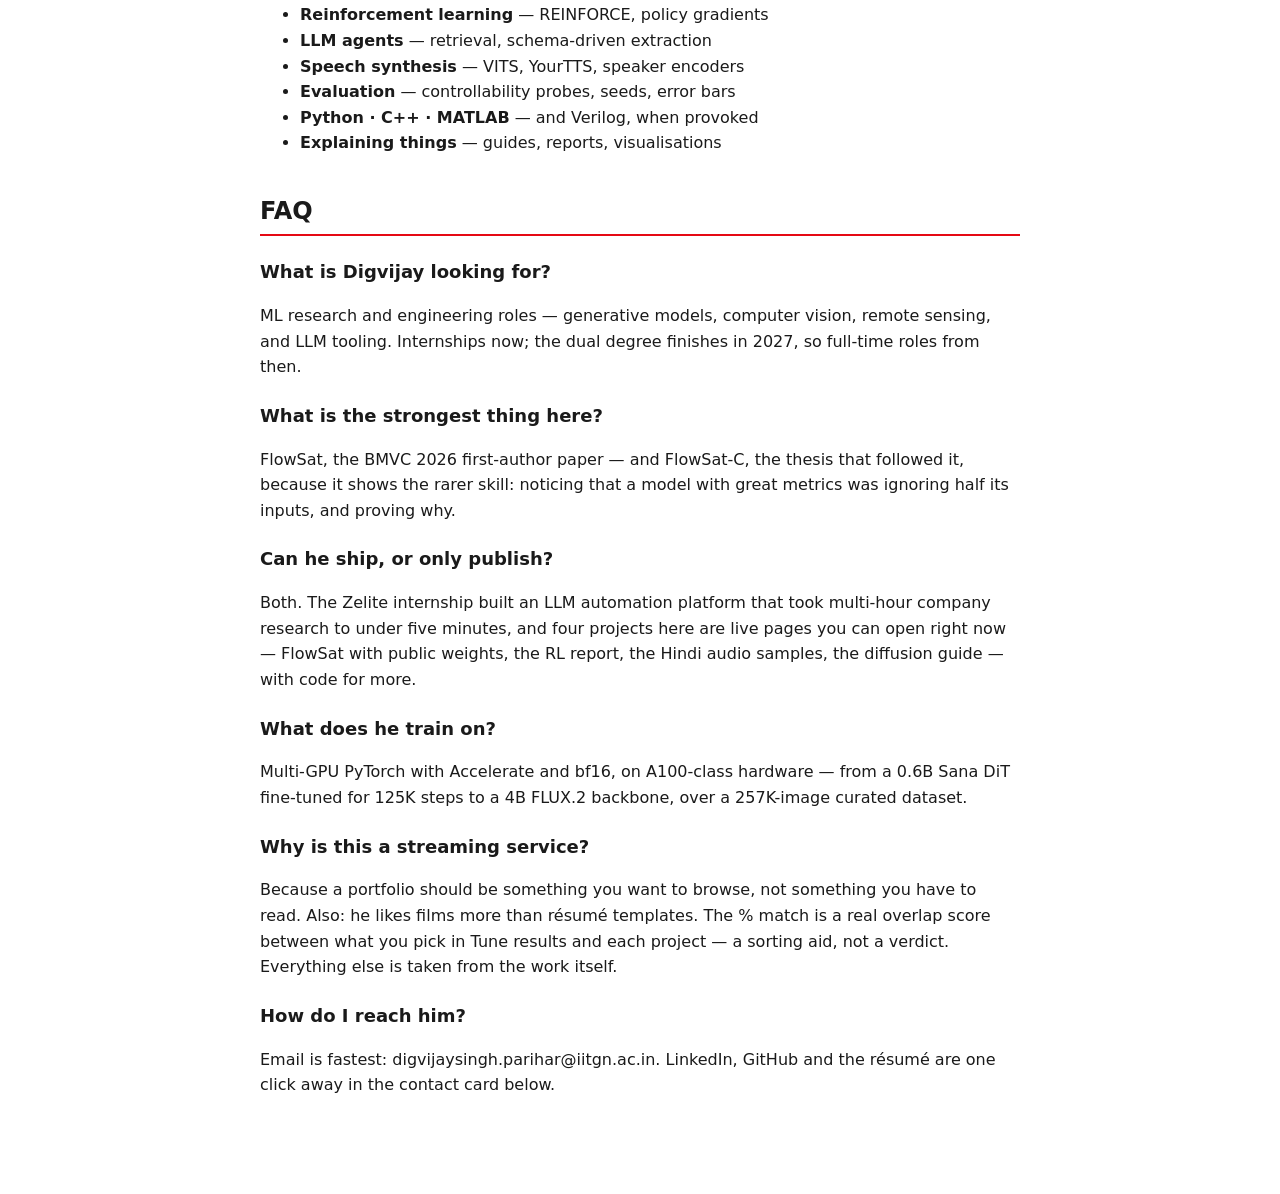
<file: plain.html>
<!doctype html><html lang="en"><head><meta charset="utf-8">
<meta name="viewport" content="width=device-width, initial-scale=1">
<title>Digvijay Singh Parihar — one-page view</title>
<meta name="description" content="I build generative and decision-making models for satellite imagery — and I care about what the numbers actually say afterwards. First author at BMVC 2026, currently writing a master&#x27;s thesis on controllable foundation models for Earth observation.">
<link rel="canonical" href="https://dsp81.github.io/plain.html">
<style>body{margin:0 auto;max-width:760px;padding:40px 20px 80px;font:16px/1.6 system-ui,-apple-system,"Segoe UI",sans-serif;color:#1a1a1a;background:#fff}
h1{font-size:34px;margin:0 0 8px}h2{margin:36px 0 8px;border-bottom:2px solid #e50914;padding-bottom:4px}h3{margin:22px 0 4px;font-size:18px}
a{color:#b20710}.back{display:inline-block;margin-bottom:24px;font-size:14px}@media print{.back{display:none}}</style></head>
<body><a class="back" href="./">← Back to the streaming version</a>
<h1>Digvijay Singh Parihar</h1>
<p><b>Dual degree M.Tech CSE + B.Tech EE, IIT Gandhinagar</b> · Gandhinagar, India</p>
<p>I build generative and decision-making models for satellite imagery — and I care about what the numbers actually say afterwards. First author at BMVC 2026, currently writing a master&#x27;s thesis on controllable foundation models for Earth observation.</p><p>Open to ML research &amp; engineering roles — internships now, full-time from 2027.</p>
<p><a href="mailto:digvijaysingh.parihar@iitgn.ac.in">digvijaysingh.parihar@iitgn.ac.in</a> · <a href="https://www.linkedin.com/in/digvijay-singh-parihar-b73536259/">LinkedIn</a> · <a href="https://github.com/dsp81">GitHub</a> · <a href="https://drive.google.com/file/d/1XvmNF9L68KHgZl6YI5KaVUmrREIg5Exw/view?usp=drive_link">Résumé (PDF)</a></p>
<h2>Projects</h2>
<h3>FlowSat (2026, BMVC 2026)</h3><p><i>Flow-matching diffusion transformers for satellite imagery.</i> A flow-matching diffusion transformer built on Sana-0.6B that conditions on seven metadata fields — longitude, latitude, month, day, year, ground sample distance, cloud cover — by encoding each one on its own geometry (a sphere for coordinates, a circle for dates) and grafting it into the pretrained AdaLN modulation through zero-initialised layers, so at step zero the network is byte-identical to the base model and nothing is unlearned on the way in. Flow matching replaces denoising, which is what buys the 20-step sampling. The project page reports both the submitted FID (31.10) and the released checkpoint&#x27;s (28.74), with the exact protocol to reproduce either; the weights are public on Hugging Face. Measured afterwards, the metadata control is uneven: GSD is strong, cloud and season are weak, and geography is close to null. The dial below shows it, and FlowSat-C is the fix.</p><p>Key numbers: FID 28.74 — released checkpoint · 31.10 as submitted; CLIP 0.3019 — prompt fidelity · 10k FMoW test samples; 20 steps — vs 100 for DiffusionSat (FID 35.27); 11× fewer — metadata-encoder parameters than SatCLIP</p><p>Credits: Digvijay Singh Parihar (first author), Rishabh Mondal, Nipun Batra · Sustainability Lab, IIT Gandhinagar</p><p><a href="https://dsp81.github.io/flowsat-satellite-image/">Open the project page</a> · <a href="https://github.com/dsp81/flowsat-satellite-image">Code</a> · <a href="https://huggingface.co/Djisgod/flowsat-fmow-512">Weights</a></p>
<h3>FlowSat-C (2026 —, Master&#x27;s thesis)</h3><p><i>Making a 4B generative model actually listen to metadata.</i> Metadata conditioning rebuilt on FLUX.2-klein-base-4B. FlowSat — the BMVC model — accepted latitude, longitude, GSD, cloud and date but was barely controllable by most of them; measured ordering was GSD &gt; cloud &gt; season &gt; geography (≈ null). Two causes, both structural: rich captions already described season and biome, so the model used text (redundancy); and metadata entered as one global vector in the shared AdaLN modulation, which cannot express a spatially varying effect (bandwidth). The rebuild keeps the zero-initialised graft for global effects, gives metadata its own tokens in joint attention for spatial ones, and strips captions of anything the metadata already says. A third, spectral pathway was built, then measured against the data with pre-registered criteria — and removed. Training data: 257,248 curated FMoW images from 57,294 locations in 198 countries. It is training now; controllability results will be posted when they are validated.</p><p>Key numbers: FLUX.2-klein — 4B flow-matching backbone; 257,248 — curated images · 198 countries; 2 pathways — graft + tokens · a third was measured and cut; GSD &gt; cloud &gt; season &gt; geo ≈ 0 — measured control ordering in FlowSat; Results pending — training now · per-field probes built</p><p>Credits: Digvijay Singh Parihar · advised by Prof. Nipun Batra</p><p><a href="https://sustainability-lab.github.io/">Sustainability Lab</a></p>
<h3>Poverty Mapping by RL (2025, Reproduction)</h3><p><i>The imagery wasn&#x27;t worth buying — and seven seeds say so.</i> A from-scratch reimplementation of Ayush et al. (AAAI 2021): a REINFORCE policy sees only free Sentinel-2 imagery, picks which of 256 high-resolution subtiles to buy, a YOLOv3 fine-tuned from COCO onto xView counts what is in them, and a gradient-boosted regressor predicts cluster consumption. Seven seeds, held-out splits, every number published.</p><p>Key numbers: 70.7% — of all detected objects recovered; 13.7% — of the imagery actually bought; 0.449 — detector mAP@50 on xView; r² 0.326 vs 0.314 — free imagery alone vs with purchases (±0.078 across 7 seeds)</p><p>Credits: Digvijay Singh Parihar</p><p><a href="https://dsp81.github.io/RL---Adaptive-Tile-Selection/">Open the report</a> · <a href="https://github.com/dsp81/RL---Adaptive-Tile-Selection">Code</a></p>
<h3>YourTTS Hindi (2025, MOS 4.44)</h3><p><i>Zero-shot voice cloning that speaks Devanagari.</i> YourTTS (VITS) rebuilt for Hindi: the 165-symbol vocabulary was replaced with a 190-symbol Devanagari set, phoneme processing swapped for graphemes, the language embedding disabled for single-language conditioning, and the whole thing fine-tuned on IndicTTS-Hindi. The 512-d speaker encoder stays frozen, which is what keeps zero-shot cloning alive after the switch.</p><p>Key numbers: 4.44 / 5 — naturalness MOS · 48 ratings, 8 listeners; 4.75 / 5 — speaker similarity (SIM-MOS); 165 → 190 — symbols, rebuilt for Devanagari; 11.8k — IndicTTS-Hindi training samples</p><p>Credits: NLP course group project, IIT Gandhinagar</p><p><a href="https://dsp81.github.io/YourTTS-Hindi/">Hear the samples</a> · <a href="https://github.com/dsp81/YourTTS-Hindi">Code</a></p>
<h3>Diffusion Models, Explained (2026, Interactive)</h3><p><i>Removing noise to make an image.</i> A long-form interactive guide to diffusion models, from why noise is the right thing to destroy, through the forward and reverse processes, the loss derivation, a single timestep in full, why the noise is Gaussian, and where flow matching goes next. Draggable noise schedules, playable sampling trajectories, and a conversational voice that assumes curiosity rather than a measure-theory course.</p><p>Key numbers: 8 chapters — problem → derivation → flow matching; Interactive — draggable schedules, playable sampling; From scratch — written, illustrated and built solo</p><p>Credits: Written, illustrated and built by Digvijay Singh Parihar</p><p><a href="https://diffusionguidedj.netlify.app/">Read the guide</a></p>
<h3>Spectral Diffusion (2025, Research poster)</h3><p><i>Unmixing priors for hyperspectral image denoising.</i> Built on Diff-Unmix (CVPR 2024): the noisy hyperspectral cube is decomposed into spectral endmembers (pure material spectra) and abundance maps, and a DDPM-based reverse process denoises the abundances while the spectra stay intact. The additions: SVD thresholding on the abundance maps to strip small singular values before diffusion, a spectral transformer block for band-wise self-attention, and a multi-loss objective mixing MSE with a VGG16 perceptual term. Self-supervised — it never needs a clean ground truth.</p><p>Key numbers: +3.6 dB — PSNR over the Diff-Unmix baseline, as reported on the poster; 0.925 → 0.947 — SSIM, baseline → ours; 0 clean refs — self-supervised end to end</p><p>Credits: Digvijay Singh Parihar · Akbar Ali · advised by Prof. Shanmuganathan Raman</p><p><a href="https://github.com/dsp81/Denoising-Hyperspectral-Imagery">Code</a></p>
<h3>LLM Research Agent (2025, Internship)</h3><p><i>Software engineering intern · Zelite Solutions.</i> An end-to-end automation platform at a Microsoft Solutions Partner that orchestrates web retrieval, LLM inference and structured extraction. The agent is modular: search depth, query strategy and context budget are all adjustable, output is schema-driven JSON, and local models (DeepSeek-R1, Mistral-7B, Phi-3) were benchmarked head to head against cloud OpenAI models.</p><p>Key numbers: Hours → minutes — under five, end to end; 4+ models — local and cloud, benchmarked; Schema-driven — JSON out, not prose</p><p>Credits: Digvijay Singh Parihar · Zelite Solutions (Microsoft Solutions Partner)</p>
<h2>Experience</h2>
<h3>Student Researcher — Master&#x27;s thesis — Sustainability Lab, IIT Gandhinagar (Jan 2026 — present)</h3><ul><li>Leading thesis work on controllable, metadata-conditioned generative models for Earth observation on a 4B-parameter FLUX.2 backbone.</li><li>Designing a controllability benchmark that quantifies per-field causal effects instead of trusting FID.</li><li>Extending the flow-matching transformer to image-to-image: temporal inpainting, temporal generation, GSD-controlled super-resolution and change-guided generation.</li></ul>
<h3>Software Engineering Intern — Zelite Solutions (Microsoft Solutions Partner) (May — June 2025)</h3><ul><li>Designed and built an end-to-end AI automation platform orchestrating web retrieval, LLM inference and structured information extraction.</li><li>Engineered a modular agent with adjustable search depth, query strategies and context budgets, token-efficient prompting and schema-driven JSON generation.</li><li>Benchmarked local models (DeepSeek-R1, Mistral-7B, Phi-3) against cloud OpenAI models, taking multi-hour company research workflows to under five minutes.</li></ul>
<h3>Research Project — Hyperspectral denoising — CVIG Lab, IIT Gandhinagar (2025)</h3><ul><li>Extended Diff-Unmix (CVPR 2024) with SVD thresholding, a spectral transformer unit and a perceptual multi-loss.</li><li>Improved on the Diff-Unmix baseline by +3.6 dB PSNR and SSIM 0.925 → 0.947 (as reported on the project poster), fully self-supervised.</li></ul>
<h2>Education</h2><ul><li>Dual degree — M.Tech CSE + B.Tech EE, Indian Institute of Technology Gandhinagar (2022 — 2027) — CPI 8.07</li><li>Class XII (CBSE), Delhi Public School, Bopal (—) — 95.2%</li><li>Class X (CBSE), Delhi Public School, Bopal (—) — 97%</li></ul>
<h2>Honours</h2><ul><li><b>BMVC 2026</b> — First-author paper accepted</li><li><b>Dean&#x27;s List</b> — IIT Gandhinagar — semesters 1 and 2, for academic performance (SPI 8.5+)</li><li><b>Codeforces Specialist</b> — Competitive programming in C++</li><li><b>Student Guide</b> — Selected to mentor incoming first-years, one of 40 guides</li><li><b>Captain, CCL&#x27;25 champions</b> — Led Mighty Mambas to the title</li><li><b>Inter-IIT Sports Meet</b> — Cricket — quarter-finalists in the 56th and 57th editions</li></ul>
<h2>Skills</h2><ul><li><b>PyTorch</b> — Diffusers · Accelerate · W&amp;B · multi-GPU bf16</li><li><b>Diffusion &amp; flow matching</b> — DiT, AdaLN, FLUX, Sana, samplers</li><li><b>Remote sensing</b> — Sentinel-2, fMoW, xView, hyperspectral</li><li><b>Computer vision</b> — detection, denoising, super-resolution</li><li><b>Reinforcement learning</b> — REINFORCE, policy gradients</li><li><b>LLM agents</b> — retrieval, schema-driven extraction</li><li><b>Speech synthesis</b> — VITS, YourTTS, speaker encoders</li><li><b>Evaluation</b> — controllability probes, seeds, error bars</li><li><b>Python · C++ · MATLAB</b> — and Verilog, when provoked</li><li><b>Explaining things</b> — guides, reports, visualisations</li></ul>
<h2>FAQ</h2><h3>What is Digvijay looking for?</h3><p>ML research and engineering roles — generative models, computer vision, remote sensing, and LLM tooling. Internships now; the dual degree finishes in 2027, so full-time roles from then.</p><h3>What is the strongest thing here?</h3><p>FlowSat, the BMVC 2026 first-author paper — and FlowSat-C, the thesis that followed it, because it shows the rarer skill: noticing that a model with great metrics was ignoring half its inputs, and proving why.</p><h3>Can he ship, or only publish?</h3><p>Both. The Zelite internship built an LLM automation platform that took multi-hour company research to under five minutes, and four projects here are live pages you can open right now — FlowSat with public weights, the RL report, the Hindi audio samples, the diffusion guide — with code for more.</p><h3>What does he train on?</h3><p>Multi-GPU PyTorch with Accelerate and bf16, on A100-class hardware — from a 0.6B Sana DiT fine-tuned for 125K steps to a 4B FLUX.2 backbone, over a 257K-image curated dataset.</p><h3>Why is this a streaming service?</h3><p>Because a portfolio should be something you want to browse, not something you have to read. Also: he likes films more than résumé templates. The % match is a real overlap score between what you pick in Tune results and each project — a sorting aid, not a verdict. Everything else is taken from the work itself.</p><h3>How do I reach him?</h3><p>Email is fastest: digvijaysingh.parihar@iitgn.ac.in. LinkedIn, GitHub and the résumé are one click away in the contact card below.</p>
</body></html>
</file>
<file: styles.css>
/* ── tokens ──────────────────────────────────────────────────────────────── */
:root{
  --bg:#141414; --bg-deep:#000; --bg-2:#181818; --surface:#232323; --surface-2:#2f2f2f;
  --line:#404040; --line-soft:#2a2a2a;
  --ink:#fff; --ink-2:#d2d2d2; --ink-3:#a3a3a3; --ink-4:#777;
  --red:#e50914; --red-2:#f6121d; --red-dark:#b20710;
  --green:#46d369;
  --shadow:0 12px 40px rgba(0,0,0,.7);
  --gutter:clamp(16px,4vw,60px);
  --card-w:clamp(220px,19.5vw,300px);
  --display:"Bebas Neue",Impact,"Haettenschweiler","Arial Narrow",sans-serif;
  --body:"Inter",ui-sans-serif,system-ui,-apple-system,"Segoe UI",Roboto,sans-serif;
  color-scheme:dark;
}
*{box-sizing:border-box}
html{scroll-behavior:smooth;-webkit-text-size-adjust:100%}
body{margin:0;background:var(--bg);color:var(--ink);font:16px/1.55 var(--body);
  -webkit-font-smoothing:antialiased;overflow-x:hidden}
a{color:inherit}
h1,h2,h3{margin:0;line-height:1.1}
button{font:inherit;color:inherit}
img{max-width:100%}
svg{flex:none}
::selection{background:var(--red);color:#fff}
:focus-visible{outline:2px solid #fff;outline-offset:3px;border-radius:4px}
[hidden]{display:none !important}
.sr-only{position:absolute;width:1px;height:1px;overflow:hidden;clip:rect(0 0 0 0);white-space:nowrap}
.skip-link{position:absolute;left:-999px;top:8px;z-index:6000;background:#fff;color:#000;padding:8px 14px;border-radius:4px}
.skip-link:focus{left:8px}

/* ── opening title ───────────────────────────────────────────────────────── */
body.intro-playing{overflow:hidden}
.intro{position:fixed;inset:0;z-index:5000;background:#000;display:grid;place-items:center;
  transition:opacity .5s ease;overflow:hidden}
.intro.is-out{opacity:0;pointer-events:none}
.intro-stage{position:relative;display:flex;align-items:baseline;z-index:2;
  font-family:var(--display);font-size:clamp(70px,15vw,190px);line-height:1;
  letter-spacing:.06em;transform-origin:left top;will-change:transform}
.intro-mark{color:var(--red);text-shadow:0 0 40px rgba(229,9,20,.45);
  animation:markIn .7s cubic-bezier(.2,.75,.25,1) both}
.intro-bars{position:absolute;left:0;top:0;color:transparent;text-shadow:none;
  background-image:repeating-linear-gradient(90deg,
    rgba(255,255,255,.95) 0 3px, rgba(255,255,255,0) 3px 12px);
  background-size:200% 100%;-webkit-background-clip:text;background-clip:text;
  animation:sweep 1.2s .32s ease-in-out both;pointer-events:none}
/* The light-ribbon burst behind the mark: thin coloured strips that stretch toward the
   viewer and fade, built from gradients rather than any borrowed artwork. */
.intro-rays{position:absolute;inset:-20%;z-index:1;opacity:0;
  background:repeating-linear-gradient(90deg,
    #e50914 0 2px,transparent 2px 9px,#ff6a3d 9px 10px,transparent 10px 17px,
    #b81d7a 17px 18px,transparent 18px 26px,#2b7fff 26px 27px,transparent 27px 38px);
  -webkit-mask-image:radial-gradient(closest-side,#000 0,transparent 70%);
  mask-image:radial-gradient(closest-side,#000 0,transparent 70%);
  animation:rays 1.6s .55s cubic-bezier(.5,0,.3,1) both}
@keyframes rays{0%{opacity:0;transform:scaleX(.2) scaleY(.3)}
  35%{opacity:.55}100%{opacity:0;transform:scaleX(3.2) scaleY(1.4)}}
.intro-skip{position:absolute;bottom:34px;right:34px;z-index:3;background:rgba(0,0,0,.4);
  border:1px solid #444;color:#aaa;font-size:13px;padding:7px 14px;border-radius:4px;
  cursor:pointer;opacity:0;animation:skipIn .4s .9s forwards}
.intro-skip:hover{color:#fff;border-color:#aaa}
@keyframes markIn{from{opacity:0;transform:scale(1.35)}to{opacity:1;transform:scale(1)}}
@keyframes skipIn{to{opacity:1}}
@keyframes sweep{0%{background-position:-40% 0;opacity:0}12%{opacity:1}80%{opacity:1}
  100%{background-position:140% 0;opacity:0}}
@media (prefers-reduced-motion:reduce){
  .intro-mark,.intro-bars,.intro-skip,.intro-rays{animation:none;opacity:1}
  .intro-bars,.intro-rays{display:none}
  .intro-stage{transition:none !important}
}

/* ── profile gate ────────────────────────────────────────────────────────── */
.gate{position:fixed;inset:0;z-index:2000;background:var(--bg);display:grid;place-items:center;
  padding:24px;animation:fadeIn .4s ease both}
@keyframes fadeIn{from{opacity:0}}
.gate-inner{text-align:center;max-width:900px}
.gate-title{font-size:clamp(30px,5vw,56px);font-weight:500;margin:0 0 30px;letter-spacing:-.01em}
.profiles{list-style:none;display:flex;flex-wrap:wrap;gap:clamp(14px,2.2vw,30px);
  justify-content:center;padding:0;margin:0 0 44px}
.profile{background:none;border:0;cursor:pointer;display:grid;gap:12px;justify-items:center;padding:0}
.profile-avatar{display:block;width:clamp(84px,10vw,144px);aspect-ratio:1;border-radius:6px;
  overflow:hidden;outline:3px solid transparent;outline-offset:0;transition:outline-color .15s,transform .2s}
.profile-avatar svg{width:100%;height:100%;display:block}
.profile:hover .profile-avatar,.profile:focus-visible .profile-avatar{outline-color:#fff}
.profile:focus-visible{outline:none}
.profile-name{color:#808080;font-size:clamp(14px,1.3vw,19px);transition:color .15s}
.profile:hover .profile-name,.profile:focus-visible .profile-name{color:#fff}
.gate-note{color:#808080;font-size:15px;margin:0;border:1px solid #555;display:inline-block;
  padding:8px 18px;letter-spacing:.02em}

/* ── nav ─────────────────────────────────────────────────────────────────── */
.nav{position:fixed;top:0;left:0;right:0;z-index:900;display:flex;align-items:center;
  justify-content:space-between;gap:16px;padding:14px var(--gutter);height:68px;
  background:linear-gradient(180deg,rgba(0,0,0,.75) 10%,transparent);transition:background-color .35s}
.nav.is-solid{background-color:#141414}
.nav-left,.nav-right{display:flex;align-items:center;gap:clamp(10px,1.6vw,22px)}
.wordmark{font-family:var(--display);font-size:34px;letter-spacing:.14em;color:var(--red);
  text-decoration:none;line-height:1;margin-right:clamp(4px,1.4vw,22px)}
.nav-links{display:flex;gap:clamp(12px,1.4vw,20px)}
.nav-links a{color:#e5e5e5;text-decoration:none;font-size:14px;transition:color .2s}
.nav-links a:hover{color:#b3b3b3}
.nav-links a[data-nav="home"]{font-weight:600;color:#fff}
.btn-red{background:var(--red);color:#fff;padding:7px 16px;border-radius:4px;text-decoration:none;
  font-size:14px;font-weight:600;white-space:nowrap;transition:background .15s}
.btn-red:hover{background:var(--red-2)}
.icon-link{display:inline-grid;place-items:center;width:32px;height:32px;border-radius:4px;color:#e5e5e5;
  transition:color .15s}
.icon-link:hover{color:#fff}
.search{display:flex;align-items:center;border:1px solid transparent;transition:border-color .25s,background .25s}
.search-btn{background:none;border:0;cursor:pointer;display:grid;place-items:center;width:34px;height:34px;color:#fff}
.search input{width:0;padding:0;border:0;background:transparent;color:#fff;font-size:14px;outline:none;
  transition:width .3s ease,padding .3s ease}
.search.is-open{border-color:#fff;background:rgba(0,0,0,.75)}
.search.is-open input{width:clamp(150px,18vw,250px);padding:6px 8px 6px 0}
.search input::-webkit-search-cancel-button{filter:invert(1)}
.profile-menu{position:relative}
.chip-profile{display:flex;align-items:center;gap:8px;background:none;border:0;cursor:pointer;padding:0}
.avatar{display:inline-grid;width:32px;height:32px;border-radius:4px;overflow:hidden}
.chip-caret{font-size:11px;color:#fff;transition:transform .2s}
.chip-profile[aria-expanded="true"] .chip-caret{transform:rotate(180deg)}
.menu{position:absolute;right:0;top:calc(100% + 16px);width:230px;background:rgba(0,0,0,.92);
  border:1px solid rgba(255,255,255,.15);padding:10px 0;font-size:13.5px;animation:fadeIn .15s ease}
.menu::before{content:"";position:absolute;top:-8px;right:28px;border:8px solid transparent;
  border-top:0;border-bottom-color:#e5e5e5}
.menu ul{list-style:none;margin:0;padding:0}
.menu button{display:flex;align-items:center;gap:10px;width:100%;background:none;border:0;
  padding:8px 14px;text-align:left;cursor:pointer;color:#e5e5e5}
.menu button:hover span,.menu button:hover{text-decoration:underline}
.menu button.is-current{font-weight:700;color:#fff}
.menu svg{border-radius:4px}
.menu hr{border:0;border-top:1px solid rgba(255,255,255,.18);margin:8px 0}
.menu-dim{justify-content:center;color:#fff !important}

/* ── billboard ───────────────────────────────────────────────────────────── */
.hero{position:relative;height:max(min(56.25vw,100vh),640px);display:flex;align-items:flex-end;
  padding:90px var(--gutter) clamp(140px,12.5vw,230px);overflow:hidden;background:#000}
.hero-art{position:absolute;inset:0}
.hero-layer{position:absolute;inset:0;background-size:cover;background-position:center;opacity:0;
  transform:scale(1.06);transition:opacity 1.6s ease}
.hero-layer.is-on{opacity:1;animation:drift 18s ease-out both}
@keyframes drift{from{transform:scale(1.14) translate3d(1.5%,1%,0)}to{transform:scale(1.03) translate3d(0,0,0)}}
@media (prefers-reduced-motion:reduce){.hero-layer.is-on{animation:none;transform:none}}
.hero-scrim{position:absolute;inset:0;background:
  linear-gradient(77deg,rgba(0,0,0,.88) 0%,rgba(0,0,0,.55) 32%,rgba(0,0,0,.05) 70%),
  linear-gradient(0deg,var(--bg) 0%,rgba(20,20,20,.55) 14%,transparent 38%)}
.hero-body{position:relative;z-index:2;max-width:min(640px,92vw)}
.hero-kicker{display:flex;align-items:center;gap:8px;margin:0 0 6px;font-size:clamp(12px,1.1vw,16px);
  letter-spacing:.32em;font-weight:600;color:#ddd}
.series-d{font-family:var(--display);color:var(--red);font-size:2.1em;letter-spacing:0;line-height:.8;
  text-shadow:0 2px 8px rgba(0,0,0,.5)}
.series-d.sm{font-size:1.6em}
.hero-title{font-family:var(--display);font-size:clamp(52px,min(7vw,11vh),124px);letter-spacing:.01em;
  line-height:.86;margin:0 0 16px;text-shadow:0 4px 30px rgba(0,0,0,.5)}
.hero-title span{display:inline}
.hero-top10{display:flex;align-items:center;gap:12px;margin:0 0 14px;font-size:clamp(15px,1.5vw,22px);font-weight:600}
.hero-top10.in-modal{font-size:17px}
.top10-flag{display:inline-grid;place-items:center;width:30px;height:32px;background:var(--red);
  border-radius:2px;line-height:.9;padding-top:2px;flex:none}
.top10-flag b{font-family:var(--body);font-size:8.5px;letter-spacing:.04em;font-weight:800}
.top10-flag b+b{font-size:15px;letter-spacing:-.02em}
.hero-logline{font-size:clamp(15px,1.35vw,20px);line-height:1.45;color:#fff;margin:0 0 22px;
  max-width:52ch;text-shadow:2px 2px 4px rgba(0,0,0,.45)}
.hero-actions{display:flex;gap:12px;flex-wrap:wrap}
.hero-credits{display:flex;flex-direction:column;gap:3px;margin:20px 0 0;font-size:13.5px;color:#ddd}
.hero-quick{display:flex;flex-wrap:wrap;gap:6px 16px;margin:14px 0 0;font-size:13.5px}
.hero-quick a{color:#fff;text-decoration:none;border-bottom:1px solid rgba(255,255,255,.35);padding-bottom:1px}
.hero-quick a:hover{border-color:var(--red)}
.hero-quick a:last-child{color:#bbb}
.hero-credits i{font-style:normal;color:#8c8c8c;margin-right:4px}
.hero-side{position:absolute;right:0;bottom:clamp(140px,12.5vw,230px);z-index:2;display:flex;
  align-items:center;gap:14px}
.round-btn{width:42px;height:42px;border-radius:50%;border:1px solid rgba(255,255,255,.7);
  background:rgba(0,0,0,.2);color:#fff;display:grid;place-items:center;cursor:pointer;transition:background .15s}
.round-btn:hover{background:rgba(255,255,255,.12);border-color:#fff}
.maturity{background:rgba(51,51,51,.6);border-left:3px solid #dcdcdc;padding:6px 60px 6px 12px;
  font-size:clamp(14px,1.2vw,18px);letter-spacing:.02em}

.btn-play,.btn-info{display:inline-flex;align-items:center;gap:10px;border:0;border-radius:4px;
  padding:10px 26px 10px 20px;font-weight:650;font-size:clamp(15px,1.3vw,19px);cursor:pointer;
  text-decoration:none;white-space:nowrap;transition:background .15s}
.btn-play svg,.btn-info svg{width:1.4em;height:1.4em}
.btn-play{background:#fff;color:#000}
.btn-play:hover{background:rgba(255,255,255,.75)}
.btn-info{background:rgba(109,109,110,.7);color:#fff}
.btn-info:hover{background:rgba(109,109,110,.45)}

/* ── rails ───────────────────────────────────────────────────────────────── */
.rows{position:relative;z-index:3;margin-top:clamp(-130px,-8vw,-60px);padding-bottom:20px}
.row{margin:0 0 clamp(28px,3.2vw,48px)}
.row.will-in{opacity:0;transform:translateY(22px);transition:opacity .6s ease,transform .6s ease}
.row.will-in.is-in{opacity:1;transform:none}
.row-title{display:flex;align-items:baseline;gap:12px;font-size:clamp(17px,1.5vw,22px);font-weight:700;
  margin:0 0 10px;padding:0 var(--gutter);color:#e5e5e5}
.row-explore{font-style:normal;font-size:13px;font-weight:600;color:#54b9c5;opacity:0;
  transform:translateX(-8px);transition:opacity .3s,transform .3s;cursor:default}
.row-explore b{font-size:16px}
.row:hover .row-explore{opacity:1;transform:none}
.row-note{margin:-4px 0 12px;padding:0 var(--gutter);color:var(--ink-3);font-size:14px}
.rail-shell{position:relative}
.rail{display:flex;gap:8px;overflow-x:auto;scroll-snap-type:x mandatory;scroll-padding:0 var(--gutter);
  padding:4px var(--gutter) 12px;scrollbar-width:none;overscroll-behavior-x:contain}
.rail::-webkit-scrollbar{display:none}
.rail-arrow{position:absolute;top:4px;bottom:12px;width:calc(var(--gutter) - 6px);min-width:34px;z-index:5;
  border:0;background:rgba(20,20,20,.55);color:#fff;cursor:pointer;opacity:0;
  display:grid;place-items:center;transition:opacity .2s,background .2s}
.rail-arrow svg{transition:transform .15s}
.rail-arrow:hover{background:rgba(20,20,20,.75)}
.rail-arrow:hover svg{transform:scale(1.25)}
.rail-arrow.left{left:0;border-radius:0 4px 4px 0}
.rail-arrow.right{right:0;border-radius:4px 0 0 4px}
.rail-shell:hover .rail-arrow,.rail-arrow:focus-visible{opacity:1}
.rail-shell.at-start .rail-arrow.left,.rail-shell.at-end .rail-arrow.right{opacity:0 !important;pointer-events:none}
.rail-pips{position:absolute;right:var(--gutter);top:-22px;display:flex;gap:2px;opacity:0;transition:opacity .2s}
.rail-pips i{width:12px;height:2px;background:#4d4d4d}
.rail-pips i.is-on{background:#aaa}
.rail-shell:hover .rail-pips{opacity:1}

/* cards */
.card{position:relative;flex:0 0 var(--card-w);aspect-ratio:16/9;border:0;padding:0;border-radius:4px;
  overflow:hidden;cursor:pointer;background:var(--surface);scroll-snap-align:start;text-align:left;
  transition:transform .25s ease,box-shadow .25s ease}
.card-wide{flex-basis:calc(var(--card-w) * 1.25)}
.card:focus-visible{outline:2px solid #fff;outline-offset:2px}
.card-art{position:absolute;inset:0;background-size:cover;background-position:center;transition:transform .5s ease}
.card:hover .card-art{transform:scale(1.05)}
.card-scrim{position:absolute;inset:0;background:linear-gradient(0deg,rgba(0,0,0,.92) 0%,rgba(0,0,0,.55) 38%,transparent 72%)}
.card-d{position:absolute;top:7px;left:8px;font-family:var(--display);color:var(--red);font-size:24px;
  line-height:1;text-shadow:0 1px 4px rgba(0,0,0,.7);z-index:2;pointer-events:none}
.card-badge{position:absolute;top:0;right:8px;z-index:2;background:var(--red);color:#fff;font-size:10.5px;
  font-weight:800;letter-spacing:.05em;text-transform:uppercase;padding:4px 7px 3px;border-radius:0 0 3px 3px}
.card-badge.is-new{background:#fff;color:var(--red)}
.card-badge.is-soon{background:#000;color:#fff;border:1px solid #fff;border-top:0}
.card-body{position:absolute;left:0;right:0;bottom:0;padding:10px 12px 11px;display:grid;gap:2px;z-index:1}
.card-title{font-weight:700;font-size:15.5px;line-height:1.2;text-shadow:0 1px 3px rgba(0,0,0,.6)}
.card-sub{font-size:12.5px;color:#ccc;line-height:1.3;display:-webkit-box;-webkit-line-clamp:1;
  -webkit-box-orient:vertical;overflow:hidden}
.card-meta{font-size:11.5px;color:#bbb}
.card-meta b{color:var(--green)}
.soon-tag{color:#f5c518 !important;font-weight:700}
.more-acad{margin-top:22px;max-width:1200px}
.more-acad summary{cursor:pointer;color:var(--ink-3);font-size:13px;letter-spacing:.14em;text-transform:uppercase;margin-bottom:12px}
.more-acad summary:hover{color:#fff}
.school{color:var(--ink-3);font-size:14px;margin:0 0 12px}
.school b{color:#fff}
.card-wide .card-sub{-webkit-line-clamp:2}
.card-progress{position:absolute;left:12px;right:12px;bottom:6px;height:3px;background:rgba(255,255,255,.3);
  overflow:hidden;z-index:2}
.card-progress i{display:block;height:100%;background:var(--red)}
.row-continue .card-body{padding-bottom:16px}

/* top-10 posters with the outlined numerals */
.rail-top10{gap:6px}
.top10{flex:0 0 clamp(200px,19vw,300px);display:flex;align-items:stretch;border:0;padding:0;background:none;
  cursor:pointer;scroll-snap-align:start;text-align:left}
.top10-num{font-family:var(--display);font-size:clamp(140px,14.5vw,236px);line-height:.72;align-self:flex-end;
  color:#141414;-webkit-text-stroke:4px #595959;letter-spacing:-.06em;margin-right:-.12em;
  transform:translateY(.04em);position:relative;z-index:0}
.top10:hover .top10-num{-webkit-text-stroke-color:#8a8a8a}
.top10-poster{position:relative;z-index:1;flex:0 0 58%;aspect-ratio:2/3;border-radius:4px;overflow:hidden;
  background-size:cover;background-position:center;background-color:var(--surface);
  box-shadow:0 6px 18px rgba(0,0,0,.5);transition:transform .25s}
.top10:hover .top10-poster,.top10:focus-visible .top10-poster{transform:scale(1.04)}
.top10-poster::after{content:"";position:absolute;inset:0;background:linear-gradient(0deg,rgba(0,0,0,.9),transparent 55%)}
.poster-title{position:absolute;left:10px;right:10px;bottom:12px;z-index:2;font-family:var(--display);
  font-size:clamp(22px,2vw,32px);line-height:.95;letter-spacing:.01em;text-shadow:0 2px 8px rgba(0,0,0,.7)}
.poster-badge{position:absolute;top:0;right:6px;z-index:2;background:var(--red);font-size:9.5px;font-weight:800;
  text-transform:uppercase;letter-spacing:.05em;padding:4px 6px 3px;border-radius:0 0 3px 3px}

/* hover preview */
.preview{position:absolute;z-index:1200;background:var(--bg-2);border-radius:6px;overflow:hidden;
  box-shadow:0 18px 50px rgba(0,0,0,.85);transform-origin:var(--origin,50%) 30%;
  transform:scale(.72);opacity:0;transition:transform .28s cubic-bezier(.2,.8,.3,1),opacity .2s}
.preview.is-in{transform:scale(1);opacity:1}
.pv-art{position:relative;aspect-ratio:16/9;background-size:cover;background-position:center;cursor:pointer}
.pv-art::after{content:"";position:absolute;inset:0;background:linear-gradient(0deg,rgba(24,24,24,1) 0,transparent 45%)}
.pv-title{position:absolute;left:14px;bottom:10px;z-index:2;font-family:var(--display);font-size:30px;
  line-height:.95;letter-spacing:.01em;text-shadow:0 2px 10px rgba(0,0,0,.8)}
.pv-body{padding:12px 16px 16px}
.pv-btns{display:flex;gap:8px;margin-bottom:12px}
.rbtn{width:38px;height:38px;border-radius:50%;border:2px solid rgba(255,255,255,.5);background:rgba(42,42,42,.6);
  color:#fff;display:grid;place-items:center;cursor:pointer;flex:none;transition:border-color .15s,background .15s;
  text-decoration:none}
.rbtn svg{width:20px;height:20px}
.rbtn:hover{border-color:#fff}
.rbtn.is-on{border-color:#fff;background:rgba(255,255,255,.12)}
.rbtn-play{background:#fff;border-color:#fff;color:#000}
.rbtn-play:hover{background:#e6e6e6}
.rbtn-more{margin-left:auto}
.rbtn-lg{width:46px;height:46px}
.pv-meta{display:flex;flex-wrap:wrap;align-items:center;gap:8px;margin:0 0 8px;font-size:14px;color:#ddd}
.match{color:var(--green);font-weight:700}
.maturity-sm{display:inline-block;border:1px solid rgba(255,255,255,.45);padding:0 6px;font-size:12px;
  line-height:1.6;color:#ddd;white-space:nowrap}
.pv-logline{margin:0 0 10px;font-size:13.5px;line-height:1.45;color:#ccc}
.pv-genres{margin:0;font-size:13px;color:#fff;display:flex;flex-wrap:wrap;gap:6px;align-items:center}
.pv-genres i{color:#646464;font-style:normal;font-size:10px}

/* by the numbers */
.numbers{display:grid;grid-template-columns:repeat(4,minmax(0,1fr));gap:8px;padding:0 var(--gutter)}
.num{position:relative;background:linear-gradient(160deg,#1f1f1f,#161616);border:0;border-radius:4px;
  padding:clamp(16px,1.8vw,24px);text-align:left;display:grid;gap:4px;align-content:start;overflow:hidden;
  border-top:3px solid var(--red)}
button.num{cursor:pointer;transition:background .2s,transform .2s}
button.num:hover{background:linear-gradient(160deg,#2a2a2a,#1c1c1c);transform:translateY(-2px)}
.num small{font-size:.5em;font-family:var(--body);font-weight:700;margin-left:4px;letter-spacing:0}
.num b{font-family:var(--display);font-size:clamp(40px,4.4vw,68px);line-height:.95;letter-spacing:.01em;
  font-variant-numeric:tabular-nums;font-weight:400}
.num>span{font-size:14px;color:#bbb;line-height:1.35}
.num>i{font-style:normal;font-size:12px;color:var(--ink-4);margin-top:6px;transition:color .2s}
button.num:hover>i{color:#fff}

/* browse by skill */
.rail-genres{gap:8px}
.genre{flex:0 0 clamp(210px,18vw,270px);aspect-ratio:16/10;border:0;border-radius:6px;padding:16px 18px;
  text-align:left;cursor:pointer;scroll-snap-align:start;display:flex;flex-direction:column;gap:4px;
  background:linear-gradient(135deg,var(--g) 0%,color-mix(in srgb,var(--g) 35%,#111) 100%);
  position:relative;overflow:hidden;transition:transform .2s,filter .2s}
.genre::after{content:"";position:absolute;right:-30px;bottom:-40px;width:140px;height:140px;border-radius:50%;
  background:rgba(255,255,255,.08)}
.genre:hover{transform:translateY(-3px);filter:brightness(1.12)}
.genre-rank{font-family:var(--display);font-size:22px;opacity:.55;line-height:1}
.genre b{font-size:18px;line-height:1.2}
.genre span{font-size:13px;color:rgba(255,255,255,.8);line-height:1.35}
.genre em{margin-top:auto;font-style:normal;font-size:12.5px;font-weight:700;letter-spacing:.02em}

/* experience */
.stack{padding:0 var(--gutter)}
.xp{display:grid;grid-template-columns:clamp(160px,17vw,260px) 1fr;gap:clamp(16px,2vw,30px);padding:18px 0;
  border-top:1px solid var(--line-soft)}
.xp:first-child{border-top:0;padding-top:4px}
.xp-thumb{position:relative;aspect-ratio:16/9;border:0;border-radius:4px;background-size:cover;background-position:center;
  cursor:pointer;display:grid;place-items:center;overflow:hidden}
.xp-thumb::before{content:"";position:absolute;inset:0;background:rgba(0,0,0,.25);transition:background .2s}
.xp-thumb:hover::before{background:rgba(0,0,0,.05)}
.xp-play{position:relative;width:44px;height:44px;border-radius:50%;border:2px solid #fff;background:rgba(0,0,0,.5);
  display:grid;place-items:center;opacity:0;transition:opacity .2s}
.xp-play svg{width:20px;height:20px}
.xp-thumb:hover .xp-play,.xp-thumb:focus-visible .xp-play{opacity:1}
.xp-when{color:var(--ink-3);font-size:13.5px;margin:0 0 4px;display:flex;flex-wrap:wrap;gap:10px;align-items:center}
.xp-top{font-size:11px;letter-spacing:.06em;text-transform:uppercase;color:#fff;background:var(--red);
  border-radius:2px;padding:2px 7px;font-weight:700}
.xp-body h3{font-size:19px;margin-bottom:3px}
.xp-org{margin:0 0 10px;color:var(--ink-2);font-size:15px}
.xp-org span{color:var(--ink-3)}
.xp-body ul{margin:0;padding-left:18px;color:#c8c8c8;display:grid;gap:6px;font-size:14.5px}
.xp-body li::marker{color:var(--red)}

/* coming soon */
.coming{display:grid;grid-template-columns:repeat(auto-fit,minmax(min(100%,520px),1fr));gap:18px;padding:0 var(--gutter)}
.soon{background:var(--bg-2);border-radius:6px;overflow:hidden}
.soon-art{position:relative;aspect-ratio:16/7;background-size:cover;background-position:center;cursor:pointer}
.soon-art::after{content:"";position:absolute;inset:0;background:linear-gradient(0deg,rgba(24,24,24,1),transparent 55%)}
.soon-title{position:absolute;left:20px;bottom:10px;z-index:2;font-family:var(--display);font-size:clamp(34px,3.6vw,54px);
  line-height:.9;text-shadow:0 3px 14px rgba(0,0,0,.7)}
.soon-body{display:grid;grid-template-columns:74px 1fr;gap:10px;padding:10px 20px 20px}
.soon-date{display:grid;align-content:start;text-align:center;padding-top:4px}
.soon-date b{font-size:13px;letter-spacing:.08em;text-transform:uppercase;color:#bbb}
.soon-date span{font-family:var(--display);font-size:30px;line-height:1}
.soon-kicker{margin:0;font-size:11px;letter-spacing:.3em;font-weight:700;color:#bbb;display:flex;align-items:center;gap:6px}
.soon-text h3{font-size:20px;margin:4px 0 6px}
.soon-text p{margin:0 0 8px;color:#bbb;font-size:14.5px}
.soon-btns{display:flex;gap:18px;margin-top:10px}
.soon-btn{display:grid;justify-items:center;gap:3px;background:none;border:0;cursor:pointer;color:#bbb;font-size:12px}
.soon-btn svg{width:26px;height:26px}
.soon-btn:hover{color:#fff}

/* academics */
.acad{border-collapse:collapse;width:100%;max-width:900px}
.acad td{padding:13px 0;border-bottom:1px solid var(--line-soft);vertical-align:top}
.acad td b{display:block;font-size:16px}
.acad td span{color:var(--ink-3);font-size:14px}
.acad-when{color:var(--ink-3);font-size:14px;width:130px}
.acad-score{text-align:right;font-variant-numeric:tabular-nums;font-size:18px;font-weight:700;width:110px}
.honours{display:grid;grid-template-columns:repeat(auto-fill,minmax(min(100%,300px),1fr));gap:8px;margin:20px 0 6px;max-width:1200px}
.honours div{position:relative;background:var(--bg-2);border-radius:4px;padding:14px 16px 14px 46px;display:grid;gap:2px}
.laurel{position:absolute;left:15px;top:15px;width:18px;height:18px;color:#e6b422}
.honours b{font-size:15px}
.honours span{color:var(--ink-3);font-size:13.5px;line-height:1.45}
.sub-h{font-size:13px;letter-spacing:.14em;text-transform:uppercase;color:var(--ink-3);margin:26px 0 12px}
.courses{list-style:none;padding:0;margin:0;display:flex;flex-wrap:wrap;gap:8px;max-width:1200px}
.courses li{font-size:14px;padding:6px 13px;border-radius:3px;background:var(--bg-2);border-left:3px solid var(--line)}
.courses li[data-kind="core"]{border-left-color:var(--red)}
.courses li[data-kind="applied"]{border-left-color:#2b7fff}
.courses li[data-kind="maths"]{border-left-color:#e6a800}
.courses li[data-kind="systems"]{border-left-color:#14a359}

/* off the clock */
.interests{display:grid;grid-template-columns:repeat(auto-fit,minmax(min(100%,340px),1fr));gap:12px;padding:0 var(--gutter)}
.interest{background:var(--bg-2);border-radius:6px;padding:22px 24px}
.interest-label{margin:0 0 8px;font-size:12px;letter-spacing:.16em;text-transform:uppercase;color:var(--red);font-weight:700}
.interest h3{font-size:21px;margin-bottom:10px}
.interest-body{color:var(--ink-2);margin:0;font-size:15px}
.interest-stats{display:grid;grid-template-columns:repeat(auto-fit,minmax(120px,1fr));gap:8px;margin-top:18px}
.interest-stats div{background:var(--surface);border-radius:4px;padding:10px 12px;display:grid;gap:1px}
.interest-stats b{font-size:16px}
.interest-stats span{font-size:12.5px;color:var(--ink-3);line-height:1.35}
.interest-links{margin:16px 0 0;font-size:14.5px}

/* because you watched */
.cinema{display:grid;grid-template-columns:repeat(auto-fit,minmax(min(100%,310px),1fr));gap:12px;padding:0 var(--gutter)}
.film{display:flex;flex-direction:column;background:var(--bg-2);border-radius:6px;overflow:hidden;
  transition:transform .2s ease}
.film:hover{transform:translateY(-4px)}
.film-plate{padding:26px 24px 22px;position:relative}
.film-plate::after{content:"";position:absolute;inset:0;
  background:repeating-linear-gradient(90deg,rgba(255,255,255,.05) 0 1px,transparent 1px 7px);pointer-events:none}
.film-lesson{margin:0 0 14px;font-size:12px;letter-spacing:.16em;text-transform:uppercase;color:rgba(255,255,255,.72)}
.film-plate h3{font-family:var(--display);font-size:clamp(30px,3.2vw,40px);letter-spacing:.02em;line-height:1;margin-bottom:8px}
.film-maker{margin:0;font-size:13.5px;color:rgba(255,255,255,.62)}
.film-body{padding:20px 24px 6px;display:grid;gap:12px;align-content:start}
.film-reading{margin:0;color:var(--ink-2);font-size:15px}
.film-why{margin:0;color:var(--ink-3);font-size:14.5px;padding-left:13px;border-left:2px solid var(--red)}
.film-link{margin:14px 24px 22px;margin-top:auto;background:none;border:1px solid var(--line);border-radius:4px;
  padding:10px 14px;text-align:left;cursor:pointer;color:var(--ink-2);font-size:14px;display:flex;align-items:center;
  gap:7px;transition:border-color .15s,color .15s}
.film-link:hover{border-color:var(--ink-3);color:var(--ink)}
.film-link b{color:var(--ink);font-weight:600}
.film-link i{margin-left:auto;font-style:normal;color:var(--red)}

/* ── search results ──────────────────────────────────────────────────────── */
.search-results{padding:110px var(--gutter) 40px;min-height:70vh}
body.is-searching .hero,body.is-searching .rows,body.is-searching .cta,body.is-searching .faq{display:none}
.sr-head{color:#aaa;font-size:16px;margin:0 0 14px}
.sr-head b{color:#fff}
.sr-chips{display:flex;flex-wrap:wrap;gap:8px;margin:0 0 26px}
.sr-chips button{background:none;border:1px solid #555;color:#ddd;border-radius:3px;padding:5px 12px;font-size:13.5px;cursor:pointer}
.sr-chips button:hover{border-color:#fff;color:#fff}
.sr-grid{display:grid;grid-template-columns:repeat(auto-fill,minmax(min(100%,250px),1fr));gap:40px 8px}
.sr-grid .card{flex:none;width:100%}

/* ── call to action ──────────────────────────────────────────────────────── */
.cta{position:relative;margin-top:40px;padding:clamp(60px,8vw,110px) var(--gutter);text-align:center;
  border-top:8px solid #222;border-bottom:8px solid #222;background:
  radial-gradient(ellipse 80% 90% at 50% 120%,rgba(229,9,20,.35),transparent 60%),
  linear-gradient(0deg,rgba(0,0,0,.72),rgba(0,0,0,.86)),url("assets/art/hero_ports.jpg") center/cover}
.cta-inner{max-width:900px;margin:0 auto}
.cta h2{font-size:clamp(30px,4.4vw,56px);font-weight:900;letter-spacing:-.02em;line-height:1.08;margin:0 0 14px}
.cta-sub{font-size:clamp(17px,1.7vw,24px);margin:0 0 26px;color:#fff}
.cta-ask{font-size:clamp(15px,1.3vw,19px);margin:0 0 14px;color:#ddd}
.cta-btns{display:flex;flex-wrap:wrap;gap:10px;justify-content:center;margin:0 auto 34px}
.cta-btns>*{display:inline-flex;align-items:center;line-height:1.2}
.btn-cta-ghost{background:rgba(0,0,0,.45);color:#fff;border:1px solid rgba(255,255,255,.55);border-radius:4px;
  font-size:clamp(16px,1.5vw,20px);font-weight:600;padding:12px 22px;cursor:pointer;text-decoration:none;transition:background .15s}
.btn-cta-ghost:hover{background:rgba(255,255,255,.12)}
a.btn-cta{text-decoration:none;padding:12px 28px}
.cta-form{display:flex;gap:8px;justify-content:center;max-width:680px;margin:0 auto 34px}
.cta-form input{flex:1;min-width:0;background:rgba(22,22,22,.7);border:1px solid rgba(128,128,128,.7);
  border-radius:4px;color:#fff;font-size:16px;padding:16px 18px}
.cta-form input:focus{outline:2px solid #fff;outline-offset:2px}
.btn-cta{background:var(--red);color:#fff;border:0;border-radius:4px;font-size:clamp(18px,1.8vw,24px);
  font-weight:700;padding:10px 26px;cursor:pointer;white-space:nowrap;display:flex;align-items:center;gap:10px;transition:background .15s}
.btn-cta span{font-size:1.4em;line-height:1}
.btn-cta:hover{background:#c11119}
.contact-row{list-style:none;padding:0;margin:0;display:flex;flex-wrap:wrap;justify-content:center;gap:10px 30px}
.contact-row li{display:grid;gap:1px;text-align:center}
.contact-row span{font-size:11.5px;letter-spacing:.14em;text-transform:uppercase;color:#999}
.contact-row a{color:#fff;text-decoration:none;font-size:15px;border-bottom:1px solid rgba(255,255,255,.3)}
.contact-row a:hover{border-color:var(--red)}

/* ── FAQ ─────────────────────────────────────────────────────────────────── */
.faq{padding:clamp(50px,6vw,80px) var(--gutter);border-bottom:8px solid #222;background:#000}
.faq h2{text-align:center;font-size:clamp(28px,3.4vw,48px);font-weight:900;letter-spacing:-.01em;margin-bottom:26px}
.faq-list{max-width:900px;margin:0 auto;display:grid;gap:8px}
.faq-item{background:#2d2d2d;transition:background .15s}
.faq-item:hover{background:#414141}
.faq-item summary{list-style:none;cursor:pointer;padding:22px 26px;font-size:clamp(17px,1.6vw,22px);
  display:flex;justify-content:space-between;align-items:center;gap:20px}
.faq-item summary::-webkit-details-marker{display:none}
.faq-x{position:relative;width:26px;height:26px;flex:none}
.faq-x::before,.faq-x::after{content:"";position:absolute;left:50%;top:50%;width:26px;height:2px;background:#fff;
  transform:translate(-50%,-50%);transition:transform .25s}
.faq-x::after{transform:translate(-50%,-50%) rotate(90deg)}
.faq-item[open] .faq-x::before{transform:translate(-50%,-50%) rotate(45deg)}
.faq-item[open] .faq-x::after{transform:translate(-50%,-50%) rotate(135deg)}
.faq-item p{margin:0;padding:22px 26px 26px;border-top:1px solid #000;font-size:clamp(15px,1.4vw,20px);color:#e5e5e5}

/* ── footer ──────────────────────────────────────────────────────────────── */
.foot{background:#000;padding:50px var(--gutter) 60px;color:#b3b3b3;font-size:14px}
.foot-inner{max-width:1000px;margin:0 auto}
.foot-q{margin:0 0 22px;font-size:16px}
.foot-q a{color:#b3b3b3}
.foot-links{list-style:none;padding:0;margin:0 0 26px;display:grid;grid-template-columns:repeat(4,1fr);gap:12px 20px}
.foot-links a{color:#b3b3b3;font-size:13.5px}
.foot-note{font-size:12.5px;line-height:1.6;margin:0 0 12px;max-width:80ch}
.foot-note a,.foot-name{color:#b3b3b3}
.foot-name{font-size:13px;margin:0}

/* ── modal ───────────────────────────────────────────────────────────────── */
.modal{position:fixed;inset:0;z-index:1500;background:rgba(0,0,0,.72);overflow-y:auto;padding:32px 12px;
  animation:fadeIn .2s ease}
.modal-card{position:relative;max-width:900px;margin:0 auto;background:var(--bg-2);border-radius:8px;
  overflow:hidden;box-shadow:var(--shadow);animation:pop .3s cubic-bezier(.2,.8,.3,1)}
@keyframes pop{from{transform:translateY(24px) scale(.96);opacity:0}}
@media (prefers-reduced-motion:reduce){.modal-card,.modal,.gate{animation:none}}
.modal-close{position:absolute;top:16px;right:16px;z-index:6;width:38px;height:38px;border-radius:50%;
  border:0;background:#181818;color:#fff;cursor:pointer;display:grid;place-items:center}
.modal-close:hover{background:#2a2a2a}
.modal-close:focus-visible{outline:2px solid rgba(255,255,255,.55);outline-offset:2px}
.modal-art{position:relative;aspect-ratio:16/9;max-height:520px;width:100%;background-size:cover;background-position:center;
  display:flex;align-items:flex-end}
.modal-art-scrim{position:absolute;inset:0;background:linear-gradient(0deg,var(--bg-2) 0%,rgba(24,24,24,.35) 40%,transparent 70%)}
.modal-head{position:relative;padding:0 clamp(20px,5vw,48px) 30px;max-width:min(640px,94%)}
.modal-head h2{font-family:var(--display);font-size:clamp(40px,6vw,72px);letter-spacing:.01em;line-height:.9;
  margin:0 0 8px;text-shadow:0 3px 16px rgba(0,0,0,.6)}
.modal-sub{margin:0 0 18px;color:#ddd;font-size:16px}
.modal-actions{display:flex;gap:10px;flex-wrap:wrap;align-items:center}
.modal-actions .btn-play,.modal-actions .btn-info{font-size:16px;padding:8px 20px 8px 16px}
.modal-body{display:grid;grid-template-columns:minmax(0,2fr) minmax(200px,1fr);gap:30px;padding:8px clamp(20px,5vw,48px) 10px}
.modal-meta{display:flex;flex-wrap:wrap;align-items:center;gap:10px;color:#bcbcbc;font-size:15px;margin:0 0 14px}
.hd{border:1px solid rgba(255,255,255,.4);border-radius:3px;font-size:10.5px;padding:0 5px;font-weight:700;line-height:1.6}
.modal-status{display:flex;align-items:center;gap:8px;font-size:13.5px;color:#bbb;margin:0 0 14px}
.modal-status i{width:8px;height:8px;border-radius:50%;background:var(--red);box-shadow:0 0 0 4px rgba(229,9,20,.25);animation:pulse 1.8s ease-in-out infinite}
@keyframes pulse{50%{box-shadow:0 0 0 8px rgba(229,9,20,0)}}
.modal-progress{height:3px;background:#4d4d4d;margin:0 0 6px;max-width:320px}
.modal-progress i{display:block;height:100%;background:var(--red)}
.modal-progress-label{font-size:13px;color:#aaa;margin:0 0 14px}
.modal-logline{font-size:17px;color:#fff;margin:0 0 12px;font-weight:500}
.modal-synopsis{color:#cfcfcf;margin:0 0 10px;font-size:15px;line-height:1.6}
.modal-side p{margin:0 0 12px;font-size:14px;color:#ddd;line-height:1.5}
.modal-side i,.modal-about i{font-style:normal;color:#777}
.modal-sec{padding:18px clamp(20px,5vw,48px) 10px}
.sec-head{display:flex;justify-content:space-between;align-items:center;gap:12px;margin:0 0 12px}
.sec-head h3,.sec-title{font-size:clamp(20px,2vw,24px);font-weight:700;margin:0 0 12px}
.sec-head h3{margin:0}
.sec-head span{color:#ccc;font-size:16px}
.sec-title b{font-weight:800}
.stats{display:grid;grid-template-columns:repeat(auto-fit,minmax(170px,1fr));gap:8px}
.stat{background:#222;border-radius:4px;padding:13px 15px;display:grid;gap:3px;border-left:3px solid var(--red)}
.stat b{font-size:20px;letter-spacing:-.01em}
.stat span{font-size:12.5px;color:#aaa;line-height:1.35}
.episodes{list-style:none;padding:0;margin:0;border-top:1px solid #404040}
.episodes li{display:grid;grid-template-columns:34px clamp(110px,16vw,150px) 1fr;gap:16px;align-items:center;
  padding:18px 14px;border-bottom:1px solid #404040;border-radius:4px}
.episodes li:first-child{background:#333}
.episodes li.is-link{cursor:pointer}
.episodes li.is-link:hover,.episodes li.is-link:focus-visible{background:#333}
.ep-n{font-size:24px;color:#d2d2d2;text-align:center}
.ep-thumb{position:relative;aspect-ratio:16/9;border-radius:4px;background-size:cover;background-color:#2a2a2a;
  display:grid;place-items:center;overflow:hidden}
.ep-thumb i{width:36px;height:36px;border-radius:50%;border:2px solid #fff;background:rgba(0,0,0,.5);display:grid;
  place-items:center;opacity:0;transition:opacity .2s}
.ep-thumb i svg{width:16px;height:16px}
.episodes li:hover .ep-thumb i{opacity:1}
.ep-thumb-type{background:linear-gradient(135deg,#3a0a0e,#141414)}
.ep-thumb-type b{font-family:var(--display);font-size:22px;letter-spacing:.02em;color:#fff;opacity:.85;text-align:center;padding:0 6px;line-height:1}
.ep-text b{display:block;font-size:16px;margin-bottom:4px}
.ep-text em{display:block;font-style:normal;font-size:12.5px;color:#999;margin:-2px 0 4px}
.ep-text span{color:#d2d2d2;font-size:14px;line-height:1.5}
.season-select select{background:#242424;color:#fff;border:1px solid #4d4d4d;border-radius:4px;padding:10px 14px;
  font:600 15px var(--body);cursor:pointer}
.season-blurb{color:#ccc;margin:0 0 14px;font-size:15px}
.season-blurb b{color:#fff}
.dial-tabs{display:flex;flex-wrap:wrap;gap:8px;margin:0 0 14px}
.dial-tabs button{background:none;border:1px solid #555;color:#ddd;border-radius:3px;padding:6px 14px;font-size:14px;cursor:pointer}
.dial-tabs button[aria-selected="true"]{background:#fff;color:#000;border-color:#fff;font-weight:600}
.dial-stage{display:grid;grid-template-columns:minmax(0,1fr) minmax(0,1fr);gap:22px;align-items:start}
.dial-side{padding-top:6px}
.dial-img{position:relative;aspect-ratio:1;border-radius:6px;overflow:hidden;background:#222}
.dial-img img{width:100%;height:100%;object-fit:cover;display:block}
.dial-val{position:absolute;left:10px;bottom:10px;background:rgba(0,0,0,.72);padding:4px 10px;border-radius:3px;font-size:13px;font-weight:600}
.dial-scene{margin:0 0 14px;color:#aaa;font-size:14px}
.dial input[type=range]{width:100%;accent-color:var(--red);height:28px;cursor:pointer}
.dial-ticks{display:flex;justify-content:space-between;font-size:12px;color:#999;margin:2px 0 16px}
.dial-verdict{margin:0;font-size:15px;line-height:1.55;color:#e5e5e5;border-left:3px solid var(--red);padding-left:12px}
.audio-grid{display:grid;grid-template-columns:repeat(auto-fit,minmax(min(100%,300px),1fr));gap:10px}
.audio{margin:0;background:#222;border-radius:6px;padding:12px 14px}
.audio figcaption{font-size:13.5px;color:#ccc;margin-bottom:8px}
.audio audio{width:100%;height:36px}
.gallery{display:grid;grid-template-columns:repeat(auto-fit,minmax(min(100%,230px),1fr));gap:10px}
.gallery figure{margin:0}
.gallery img{width:100%;border-radius:4px;display:block;background:var(--surface)}
.gallery figcaption{font-size:12.5px;color:#999;margin-top:6px;line-height:1.45}
.mlt{display:grid;grid-template-columns:repeat(auto-fill,minmax(min(100%,230px),1fr));gap:14px}
.mlt-card{background:#2f2f2f;border:0;border-radius:4px;overflow:hidden;cursor:pointer;text-align:left;padding:0;
  display:flex;flex-direction:column;transition:background .15s}
.mlt-card:hover{background:#3a3a3a}
.mlt-art{display:block;position:relative;width:100%;height:0;padding-top:56.25%;flex:none;background-size:cover;background-position:center}
.mlt-art em{position:absolute;right:8px;top:6px;font-style:normal;font-size:13px;font-weight:600;text-shadow:0 1px 4px #000}
.mlt-body{padding:12px 14px 16px;display:grid;gap:6px}
.mlt-card .card-d{top:6px;left:8px}
.mlt-meta{display:flex;gap:8px;align-items:center;font-size:13px}
.mlt-body b{font-size:15px}
.mlt-body>span:last-child{font-size:13px;color:#d2d2d2;line-height:1.45;display:-webkit-box;-webkit-line-clamp:4;
  -webkit-box-orient:vertical;overflow:hidden}
.rel-text{color:#bbb;font-size:14.5px;margin:0 0 12px}
.modal-about{padding-bottom:36px}
.modal-about p{margin:0 0 8px;font-size:14px;color:#ddd}
.modal-about a{color:#fff}
.cast{display:grid;grid-template-columns:repeat(auto-fill,minmax(min(100%,200px),1fr));gap:14px}
.cast-card{display:grid;justify-items:center;text-align:center;gap:4px;background:#222;border-radius:6px;padding:20px 14px}
.cast-face{width:84px;height:84px;border-radius:50%;display:grid;place-items:center;overflow:hidden;margin-bottom:6px;
  background:linear-gradient(135deg,var(--red),#4a0307);font-family:var(--display);font-size:34px;letter-spacing:.04em}
.cast-card:nth-child(2) .cast-face{background:linear-gradient(135deg,#2b7fff,#0b2450)}
.cast-card:nth-child(3) .cast-face{background:linear-gradient(135deg,#14a359,#063a20)}
.cast-face img{width:100%;height:100%;object-fit:cover}
.cast-card b{font-size:15px}
.cast-card span{font-size:13px;color:#aaa}

/* ── trailer player ──────────────────────────────────────────────────────── */
.player{position:fixed;inset:0;z-index:3000;background:#000;color:#fff;cursor:default}
.player.is-idle{cursor:none}
.player-stage{position:absolute;inset:0}
.shot{position:absolute;inset:0;opacity:0;transition:opacity .9s ease;pointer-events:none}
.shot.is-on{opacity:1;pointer-events:auto}
.shot-bg{position:absolute;inset:-4%;background-size:cover;background-position:center}
.shot.is-on .shot-bg{animation:kenburns 5.4s ease-out both}
.shot-final.is-on .shot-bg{animation:kenburns 10s ease-out both}
.player.is-paused .shot-bg{animation-play-state:paused}
.shot-bg.is-soft{filter:blur(18px) brightness(.55) saturate(1.2);inset:-8%}
.unit{font-family:var(--body);font-weight:800;font-size:.62em;letter-spacing:-.01em;margin-left:.06em}
.shot-frames{position:absolute;right:var(--gutter);top:50%;transform:translateY(-58%);display:flex;gap:18px;
  align-items:center;width:min(46vw,760px);justify-content:flex-end;perspective:1200px}
.shot-frames img{display:block;min-width:0;flex:1 1 0;max-height:52vh;object-fit:cover;border-radius:6px;
  box-shadow:0 30px 70px rgba(0,0,0,.75),0 0 0 1px rgba(255,255,255,.08);opacity:0;transform:translateY(30px) scale(.96)}
.shot.has-frames .shot-text{max-width:min(50vw,780px)}
.shot.has-frames .shot-line{font-size:clamp(44px,5.8vw,100px)}
.shot-frames.n1 img{flex:0 1 auto;max-width:100%}
.shot-frames.n2{flex-direction:column;align-items:flex-end;width:min(44vw,720px)}
.shot-frames.n2 img{flex:none;width:100%;max-height:25vh}
.shot-frames.row{flex-direction:row;align-items:flex-start;width:min(46vw,760px)}
.shot-frames figure{margin:0;flex:1 1 0;min-width:0}
.shot-frames.row img{width:100%;max-height:none;aspect-ratio:1;flex:none}
.shot-frames figcaption{margin-top:10px;font-size:14px;font-weight:600;color:#ddd;letter-spacing:.04em;text-transform:uppercase}
.shot.is-on .shot-frames img{animation:rise .9s cubic-bezier(.2,.8,.3,1) both}
.shot.is-on .shot-frames img:nth-child(1){animation-delay:.2s}
.shot.is-on .shot-frames img:nth-child(2){animation-delay:.45s}
.shot.is-on .shot-frames img:nth-child(3){animation-delay:.7s}
.shot-frames.n3 img:nth-child(2){transform:translateY(50px) scale(.96)}
.shot.is-on .shot-frames.n3 img:nth-child(2){animation-name:rise2}
@keyframes rise2{to{opacity:1;transform:translateY(24px)}}
@media (max-width:900px){
  .shot.has-frames .shot-text{max-width:none}
  .shot-frames{left:16px;right:16px;top:90px;transform:none;width:auto;justify-content:center}
  .shot-frames img{max-height:30vh}
  .shot-frames.n2{align-items:center;width:auto}
  .shot-frames.n2 img{max-height:15vh}
  .shot-frames.row{width:auto}
  .shot-frames.row img{max-height:none}
  .shot-frames figcaption{font-size:11px}
}
@keyframes kenburns{from{transform:scale(1.14) translate3d(-1.5%,1%,0)}to{transform:scale(1) translate3d(1%,-.5%,0)}}
@media (prefers-reduced-motion:reduce){.shot.is-on .shot-bg{animation:none}}
.shot-scrim{position:absolute;inset:0;background:
  linear-gradient(0deg,rgba(0,0,0,.92) 0%,rgba(0,0,0,.45) 42%,rgba(0,0,0,.25) 100%),
  radial-gradient(ellipse at center,transparent 40%,rgba(0,0,0,.6) 100%)}
.shot-text{position:absolute;left:var(--gutter);right:var(--gutter);bottom:clamp(130px,19vh,210px);max-width:980px}
.shot-kicker{margin:0 0 12px;font-size:clamp(12px,1.1vw,15px);letter-spacing:.3em;text-transform:uppercase;color:#fff;
  border-left:4px solid var(--red);padding-left:10px;text-shadow:0 1px 6px rgba(0,0,0,.8);
  font-weight:800;opacity:0;transform:translateY(10px)}
.shot-line{margin:0 0 14px;font-family:var(--display);font-size:clamp(46px,7.6vw,118px);line-height:.92;letter-spacing:.01em;
  opacity:0;transform:translateY(18px);text-shadow:0 4px 30px rgba(0,0,0,.6)}
.shot-sub{margin:0;font-size:clamp(16px,1.6vw,23px);line-height:1.45;color:#f2f2f2;text-shadow:0 1px 8px rgba(0,0,0,.9);max-width:60ch;opacity:0;transform:translateY(12px)}
.shot.is-on .shot-kicker{animation:rise .6s .25s ease both}
.shot.is-on .shot-line{animation:rise .8s .4s cubic-bezier(.2,.8,.3,1) both}
.shot.is-on .shot-sub{animation:rise .8s 1.1s ease both}
.player.is-paused .shot *{animation-play-state:paused}
@keyframes rise{to{opacity:1;transform:none}}
.final-text{bottom:auto;top:50%;transform:translateY(-50%)}
.final-name{margin:0 0 12px;font-family:var(--display);font-size:clamp(56px,9vw,150px);line-height:.86;opacity:0;transform:translateY(18px)}
.shot-final.is-on .final-name{animation:rise .9s .3s cubic-bezier(.2,.8,.3,1) both}
.shot-final .hero-kicker{opacity:0}
.shot-final.is-on .hero-kicker{animation:rise .6s .1s ease both}
.final-btns{display:flex;flex-wrap:wrap;gap:12px;margin-top:26px;opacity:0}
.shot-final.is-on .final-btns{animation:rise .6s 1.4s ease both}
.player-top{position:absolute;top:0;left:0;right:0;padding:22px var(--gutter);display:flex;transition:opacity .4s}
.player-back{background:none;border:0;cursor:pointer;color:#fff;padding:6px}
.player-back:hover{transform:scale(1.12)}
.player-controls{position:absolute;left:0;right:0;bottom:0;padding:18px var(--gutter) 22px;
  background:linear-gradient(0deg,rgba(0,0,0,.85),transparent);transition:opacity .4s}
.player.is-idle .player-controls,.player.is-idle .player-top{opacity:0}
.scrub{position:relative;height:5px;background:rgba(255,255,255,.28);cursor:pointer;margin-bottom:16px;border-radius:3px;
  transition:height .15s}
.scrub:hover{height:8px}
.scrub-fill{position:absolute;left:0;top:0;bottom:0;background:var(--red);border-radius:3px}
.scrub-fill::after{content:"";position:absolute;right:-8px;top:50%;width:16px;height:16px;border-radius:50%;
  background:var(--red);transform:translateY(-50%)}
.scrub-ticks i{position:absolute;top:0;bottom:0;width:2px;background:rgba(0,0,0,.6)}
.player-row{display:flex;align-items:center;gap:clamp(12px,2vw,26px)}
.player-row>button{background:none;border:0;cursor:pointer;color:#fff;padding:4px;display:grid;place-items:center;
  transition:transform .15s}
.player-row>button:hover{transform:scale(1.15)}
.player-time{font-size:14px;color:#ddd;font-variant-numeric:tabular-nums}
.player-title{flex:1;text-align:center;font-size:15px;color:#ccc;white-space:nowrap;overflow:hidden;text-overflow:ellipsis}
.player-title b{color:#fff;margin-right:6px}
.player-row>.player-next{border:1px solid rgba(255,255,255,.6);border-radius:4px;padding:7px 14px;font-weight:600;
  font-size:14px;display:flex;gap:6px;background:rgba(0,0,0,.35)}
.player-row>.player-next:hover{transform:none;background:#fff;color:#000}
.player.is-final .player-next{display:none}
.player-row>.player-next{white-space:nowrap;max-width:min(52vw,340px);overflow:hidden;text-overflow:ellipsis}

/* ── quiz ────────────────────────────────────────────────────────────────── */
.quiz{position:fixed;inset:0;z-index:1800;background:rgba(0,0,0,.78);display:grid;place-items:center;padding:20px}
.quiz-card{width:min(660px,100%);background:#181818;border-radius:8px;padding:30px 32px 26px;box-shadow:var(--shadow);
  animation:pop .25s ease;border-top:4px solid var(--red)}
.quiz-kicker{margin:0 0 8px;font-size:12px;letter-spacing:.16em;text-transform:uppercase;color:var(--red);font-weight:700}
.quiz-card h2{font-size:27px;margin-bottom:8px}
.quiz-sub{margin:0 0 20px;color:#aaa;font-size:15px;max-width:52ch}
.quiz-actions{display:flex;align-items:center;gap:12px;flex-wrap:wrap;margin-top:24px}
.quiz-actions .btn-play,.quiz-actions .btn-info{font-size:16px;padding:9px 22px}
.quiz-count{color:#aaa;font-size:14px;margin-left:auto}
.traits{list-style:none;display:flex;flex-wrap:wrap;gap:8px;padding:0;margin:0}
.traits li{position:relative}
.traits input{position:absolute;inset:0;opacity:0;width:100%;height:100%;cursor:pointer;margin:0}
.traits label{display:block;padding:8px 15px;border-radius:3px;border:1px solid #555;background:transparent;color:#ddd;
  font-size:14px;cursor:pointer;transition:background .15s,border-color .15s,color .15s}
.traits li:hover label{border-color:#aaa;color:#fff}
.traits input:checked + label{background:#fff;border-color:#fff;color:#000;font-weight:600}
.traits input:focus-visible + label{outline:2px solid #fff;outline-offset:2px}

/* ── toast ───────────────────────────────────────────────────────────────── */
.toast{position:fixed;left:50%;bottom:30px;z-index:4000;transform:translate(-50%,20px);opacity:0;background:#fff;color:#000;
  font-weight:600;font-size:14.5px;padding:12px 20px;border-radius:4px;box-shadow:var(--shadow);transition:opacity .25s,transform .25s;
  max-width:calc(100vw - 32px);text-align:center}
.toast.is-in{opacity:1;transform:translate(-50%,0)}

/* ── noscript ────────────────────────────────────────────────────────────── */
.noscript{padding:100px var(--gutter) 40px;max-width:900px;margin:0 auto}
.noscript h1{font-family:var(--display);font-size:56px}
.noscript h2{margin:28px 0 8px}
.noscript a{color:#fff}
body:has(.noscript){overflow:auto}
body:has(.noscript) .intro,body:has(.noscript) main>section,body:has(.noscript) .rows,body:has(.noscript) .foot-q,body:has(.noscript) .foot-links,
body:has(.noscript) .nav-right,body:has(.noscript) .cta-form,body:has(.noscript) .tabbar{display:none}

/* ── mobile tab bar ──────────────────────────────────────────────────────── */
.tabbar{display:none}

/* ── small screens ───────────────────────────────────────────────────────── */
@media (max-width:1100px){
  .nav-links a:not([data-nav="home"]):not([href="#contact"]){display:none}
  .numbers{grid-template-columns:repeat(2,minmax(0,1fr))}
  .foot-links{grid-template-columns:repeat(2,1fr)}
}
@media (max-width:760px){
  :root{--card-w:min(64vw,260px)}
  .nav{height:58px;padding:10px 14px}
  .nav-links,.icon-link,.btn-red{display:none}
  .wordmark{font-size:30px}
  .search.is-open input{width:min(46vw,200px)}
  .hero{height:auto;min-height:0;aspect-ratio:auto;padding:120px 16px 90px;flex-direction:column;justify-content:flex-end;
    min-height:min(100svh,760px)}
  .hero-scrim{background:linear-gradient(0deg,var(--bg) 0%,rgba(20,20,20,.75) 45%,rgba(0,0,0,.35) 100%)}
  .hero-body{max-width:100%;text-align:center;display:flex;flex-direction:column;align-items:center}
  .hero-title{font-size:clamp(50px,15vw,76px)}
  .hero-top10{justify-content:center;font-size:15px}
  .hero-logline{font-size:15px}
  .hero-actions{justify-content:center;width:100%}
  .hero-actions button{flex:1;justify-content:center;padding:10px 12px;font-size:16px}
  .hero-credits{display:none}
  .hero-side{display:none}
  .rows{margin-top:-40px}
  .row-explore,.rail-pips{display:none}
  .rail{scroll-snap-type:x mandatory}
  .rail-arrow{display:none}
  .top10{flex-basis:min(62vw,250px)}
  .top10-num{font-size:clamp(130px,36vw,190px);-webkit-text-stroke-width:3px}
  .xp{grid-template-columns:1fr;gap:10px}
  .xp-thumb{max-width:none;aspect-ratio:2.6}
  .modal{padding:0}
  .modal-card{border-radius:0;min-height:100%}
  .modal-body{grid-template-columns:1fr;gap:8px}
  .episodes li{grid-template-columns:1fr 1.3fr;grid-template-areas:"thumb text";gap:12px;padding:14px 8px}
  .episodes .ep-n{display:none}
  .ep-thumb{grid-area:thumb}
  .ep-text{grid-area:text}
  .ep-text span{font-size:13px}
  .sec-head{flex-wrap:wrap}
  .soon-body{grid-template-columns:1fr}
  .soon-date{display:none}
  .cta-form{flex-direction:column;align-items:center}
  .cta-form input{width:100%}
  .acad-when{display:none}
  .quiz-card{padding:22px 20px 20px}
  .quiz-count{margin-left:0;width:100%}
  .foot{padding-bottom:130px}
  .dial-stage{grid-template-columns:1fr}
  .modal-art-scrim{background:linear-gradient(0deg,var(--bg-2) 0%,rgba(24,24,24,.85) 45%,rgba(0,0,0,.35) 100%)}
  .hero-quick{justify-content:center}
  .modal-art{aspect-ratio:auto;min-height:440px;background-position:center top}
  .modal-head{max-width:100%;padding-top:80px}
  .modal-head h2{font-size:52px}
  .modal-actions .btn-play{flex:1 1 100%;justify-content:center}
  .toast{bottom:84px}
  .player-title,.player-time{display:none}
  .shot-text{bottom:140px}
  .tabbar{display:flex;position:fixed;left:0;right:0;bottom:0;z-index:950;background:rgba(18,18,18,.97);
    border-top:1px solid #262626;padding:6px 4px calc(6px + env(safe-area-inset-bottom));backdrop-filter:blur(10px)}
  .tabbar a,.tabbar button{flex:1;display:grid;justify-items:center;gap:2px;background:none;border:0;color:#b3b3b3;
    text-decoration:none;font-size:10.5px;padding:4px 0;cursor:pointer}
  .tabbar svg{width:23px;height:23px}
  .tabbar .tab-play{color:#fff}
  .tabbar .tab-play svg{background:var(--red);border-radius:50%;padding:5px;width:30px;height:30px;margin-top:-4px}
}
</file>
